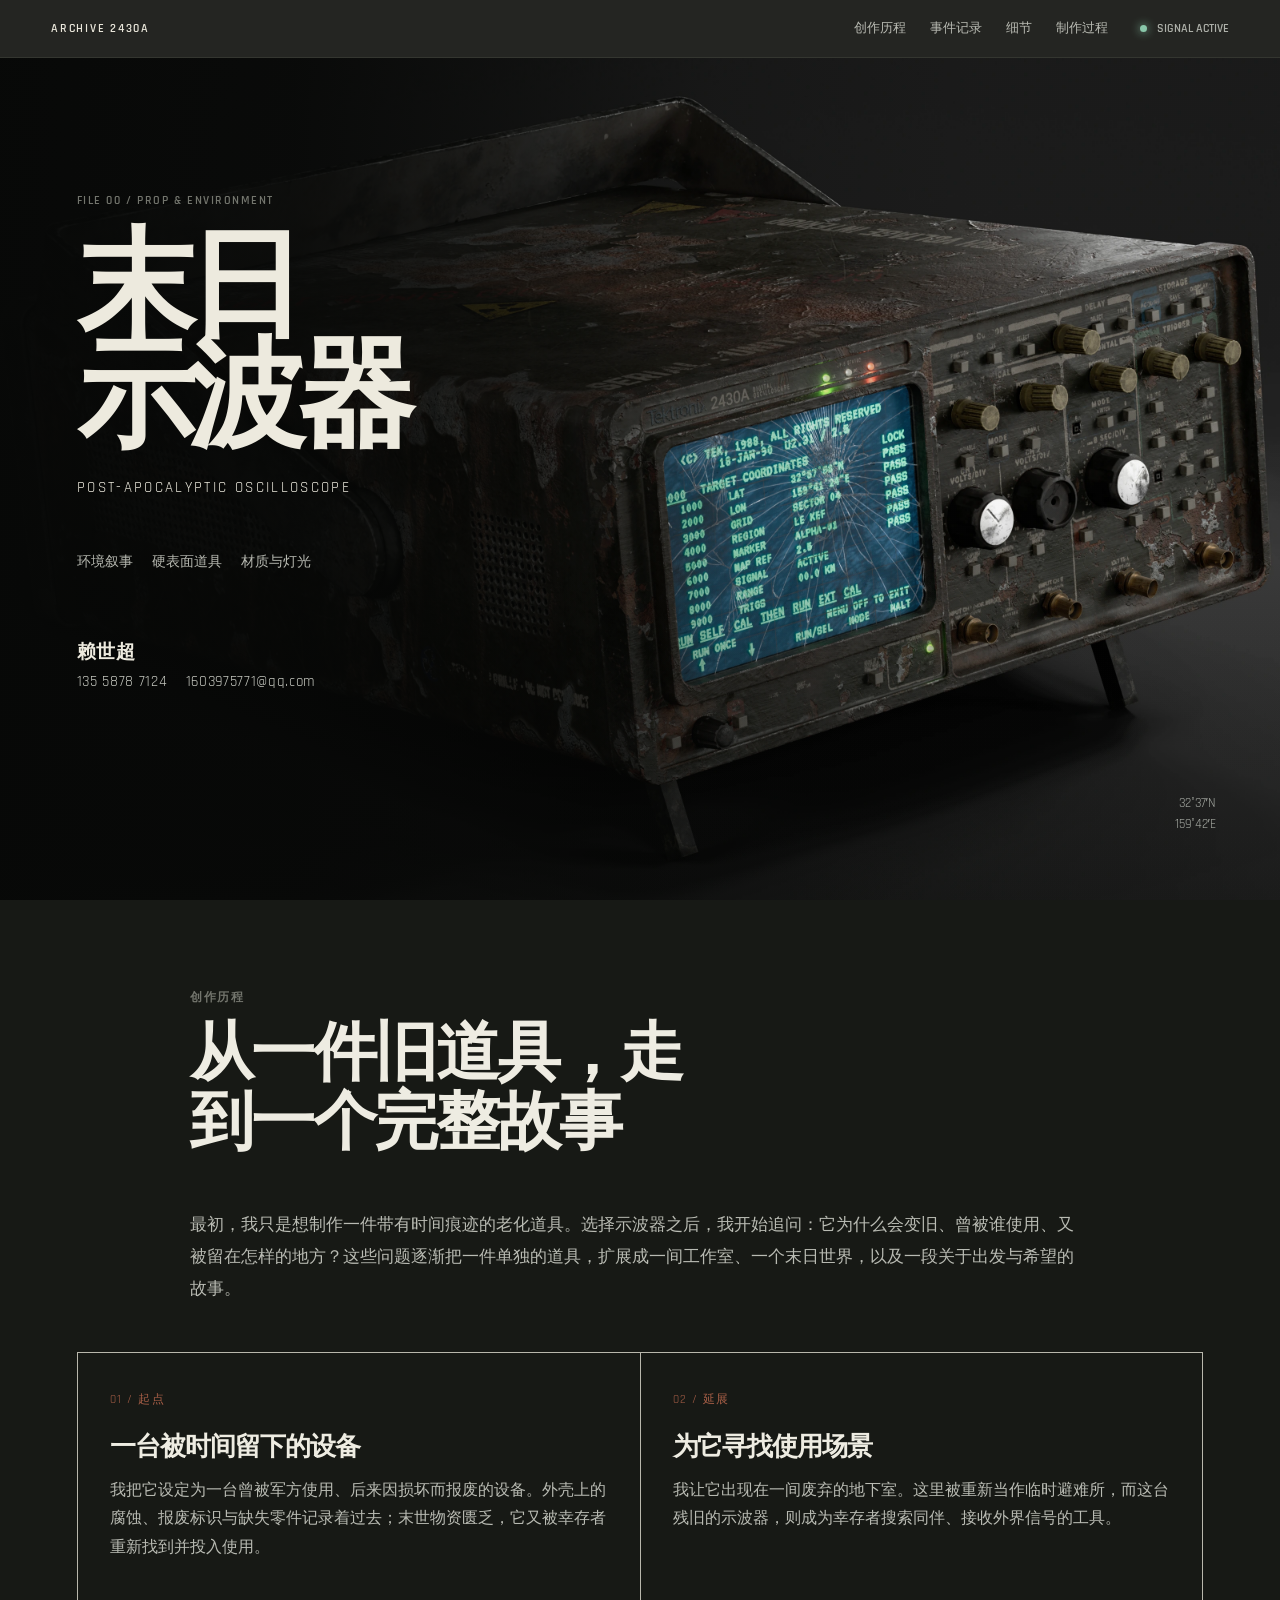
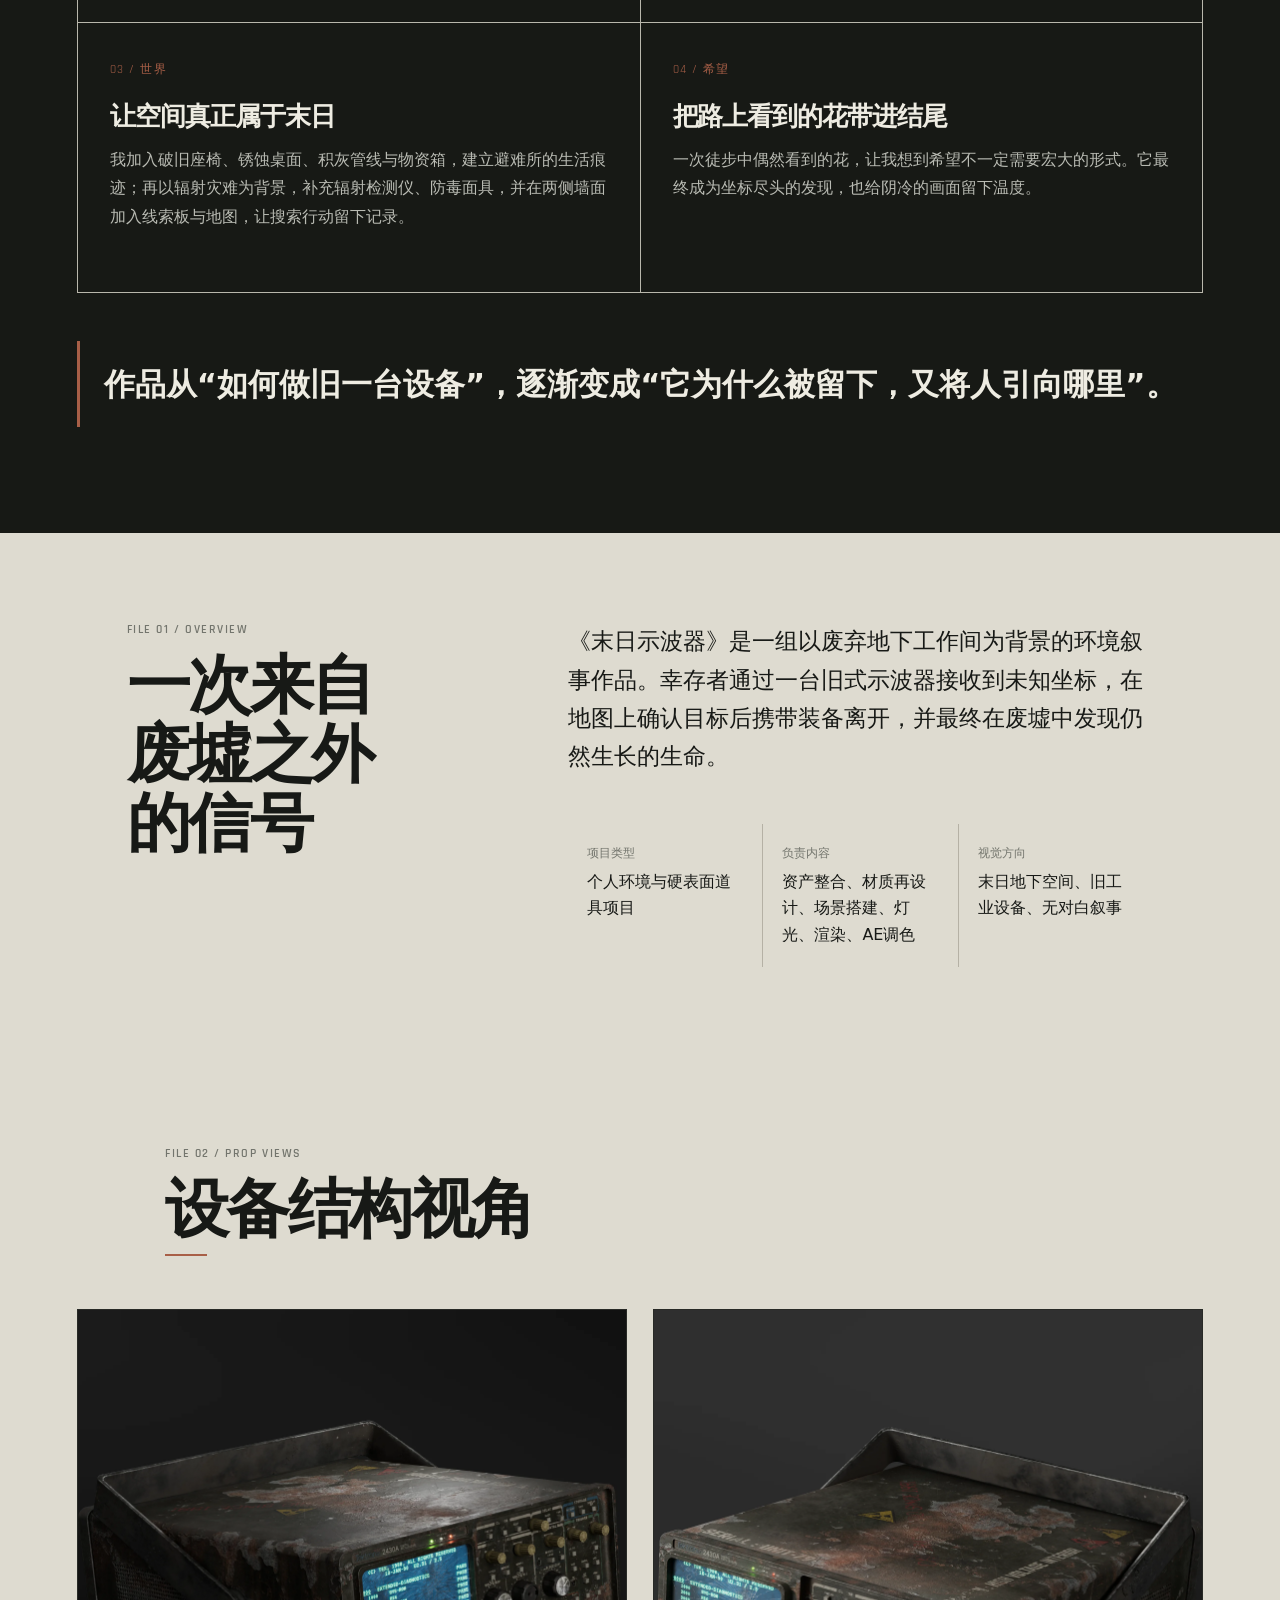
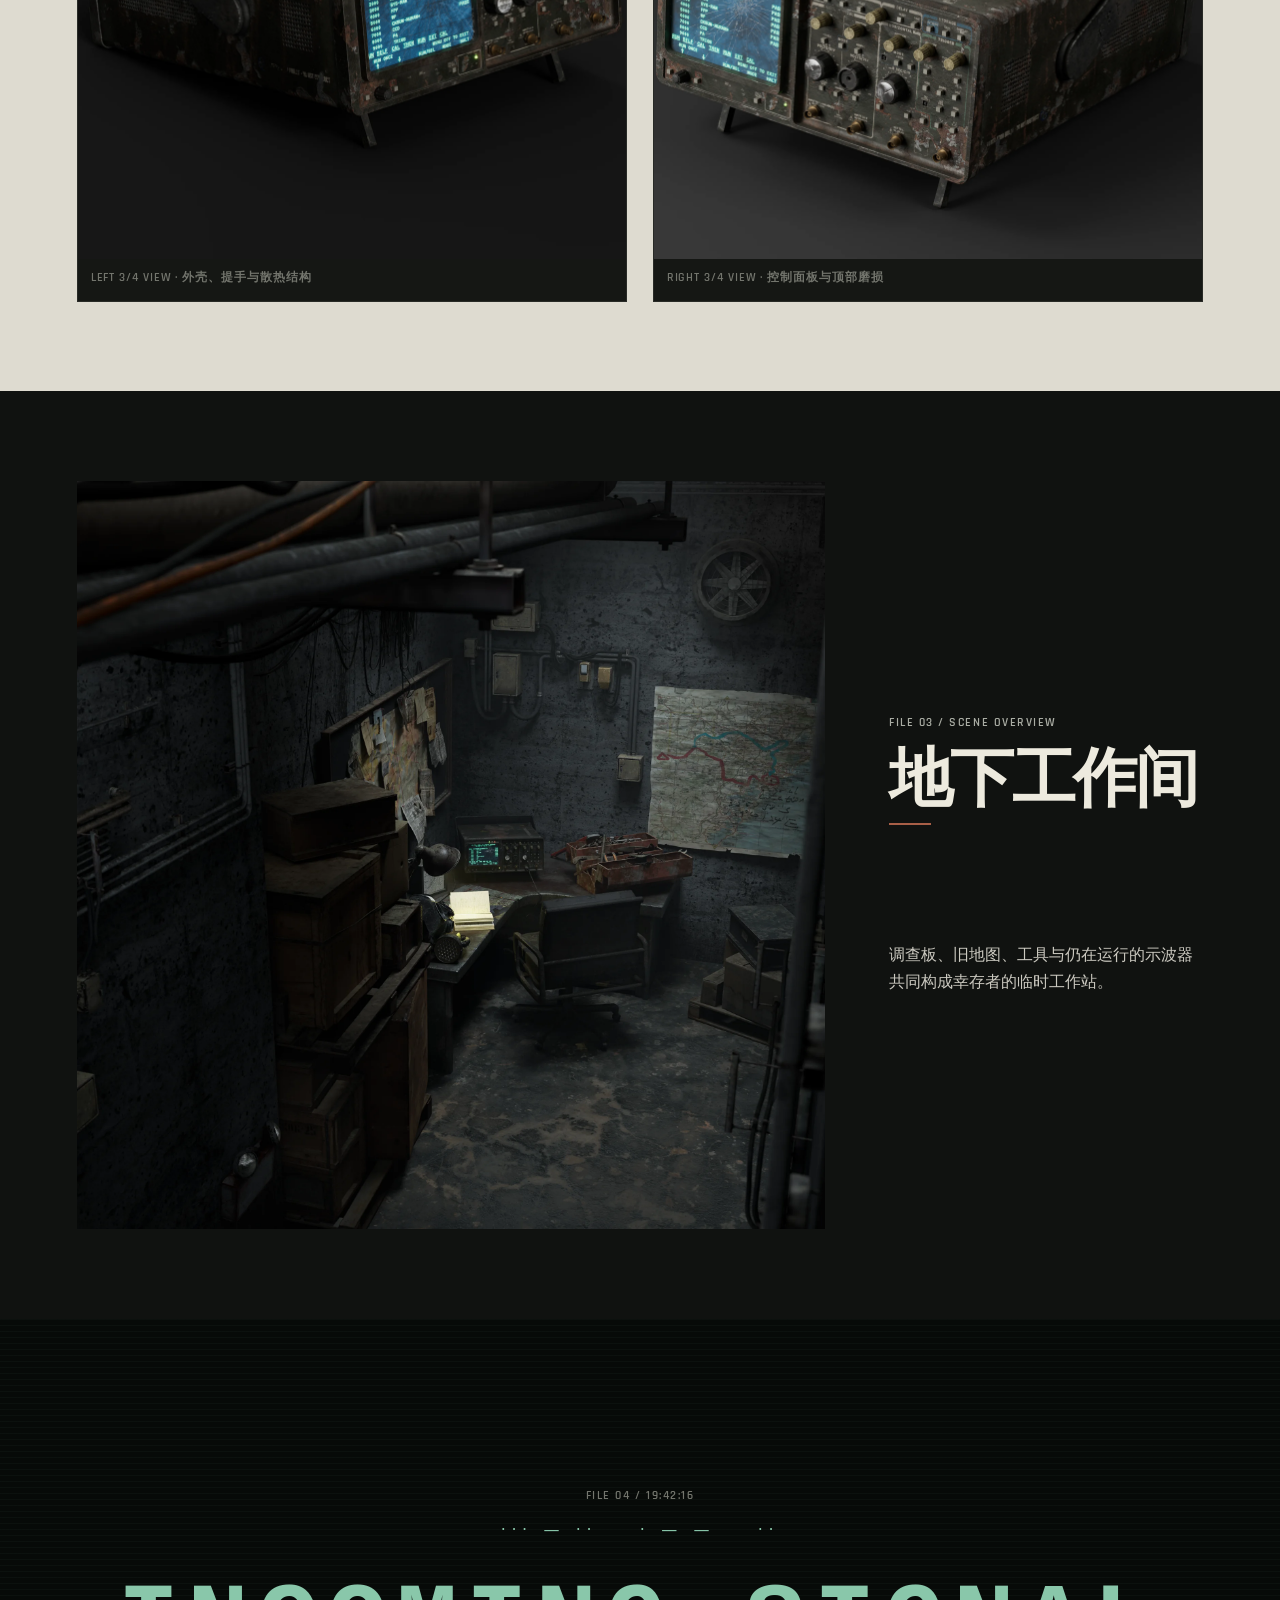
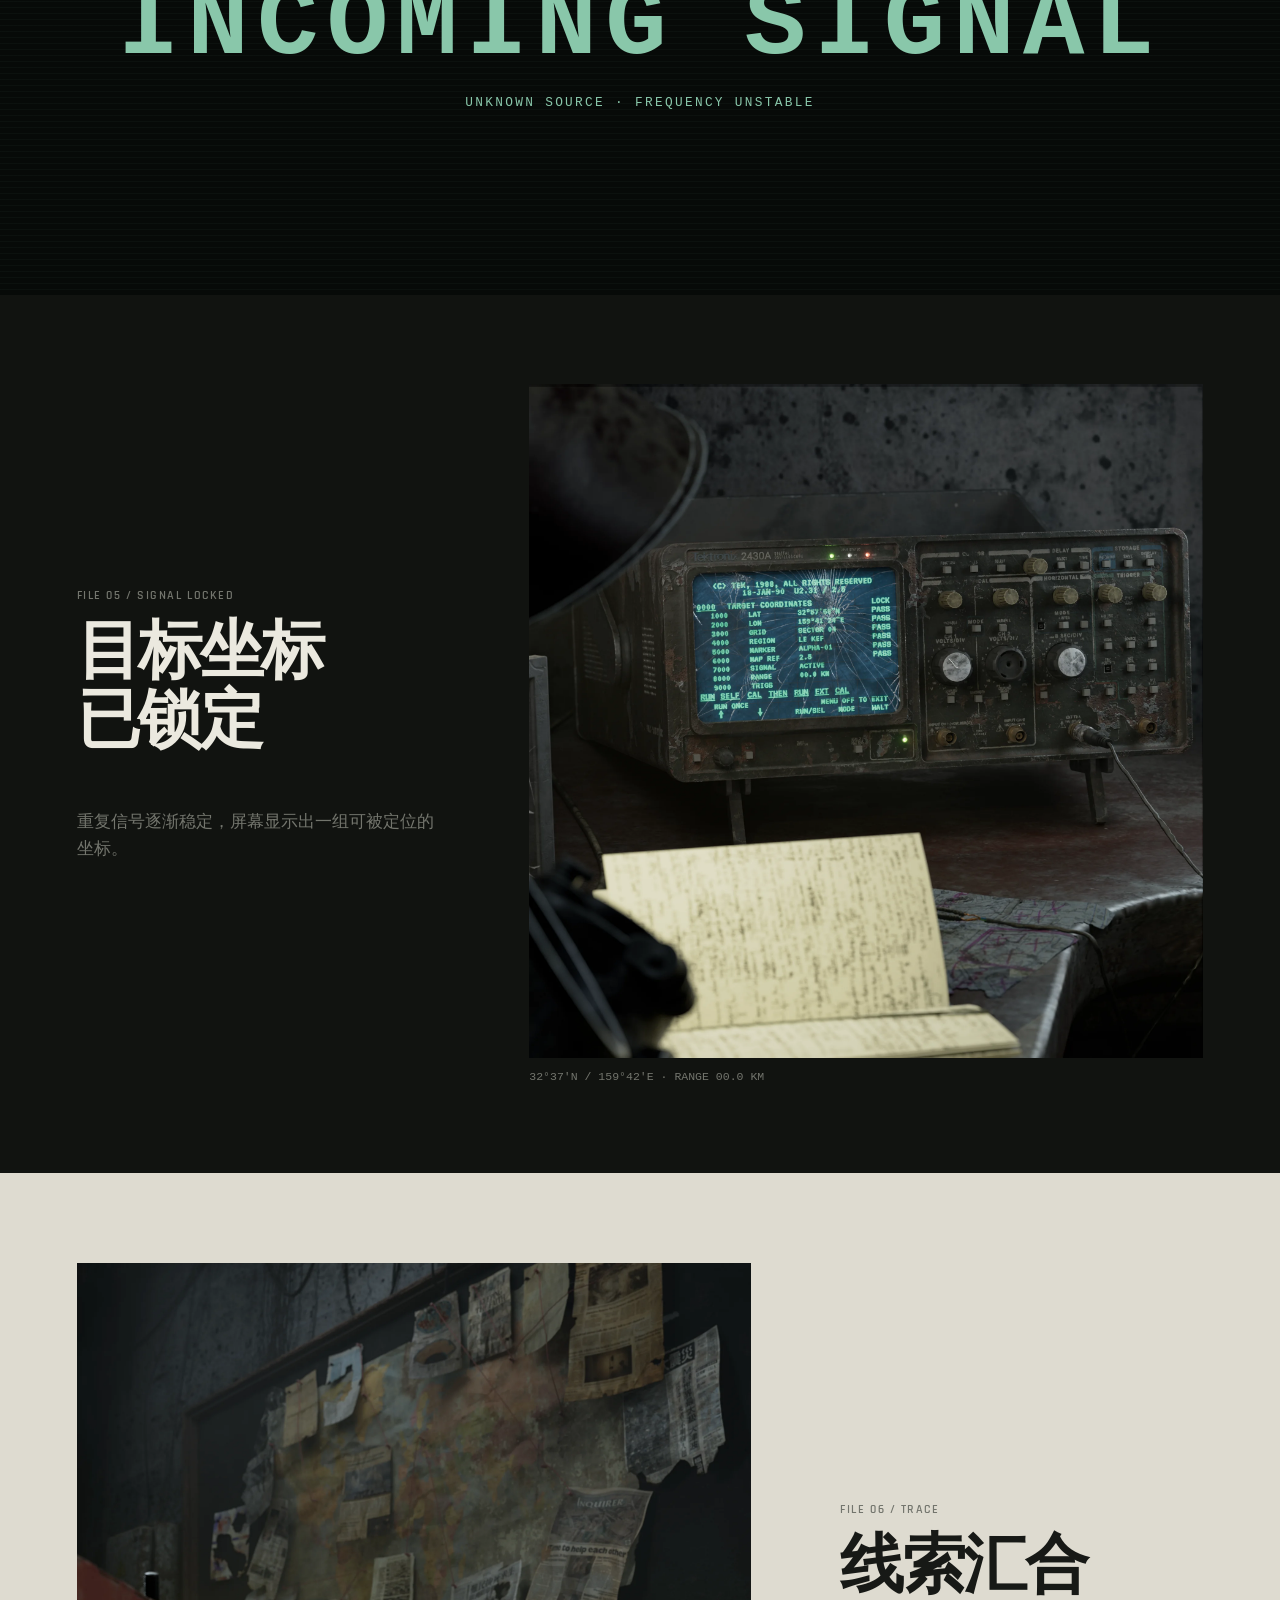
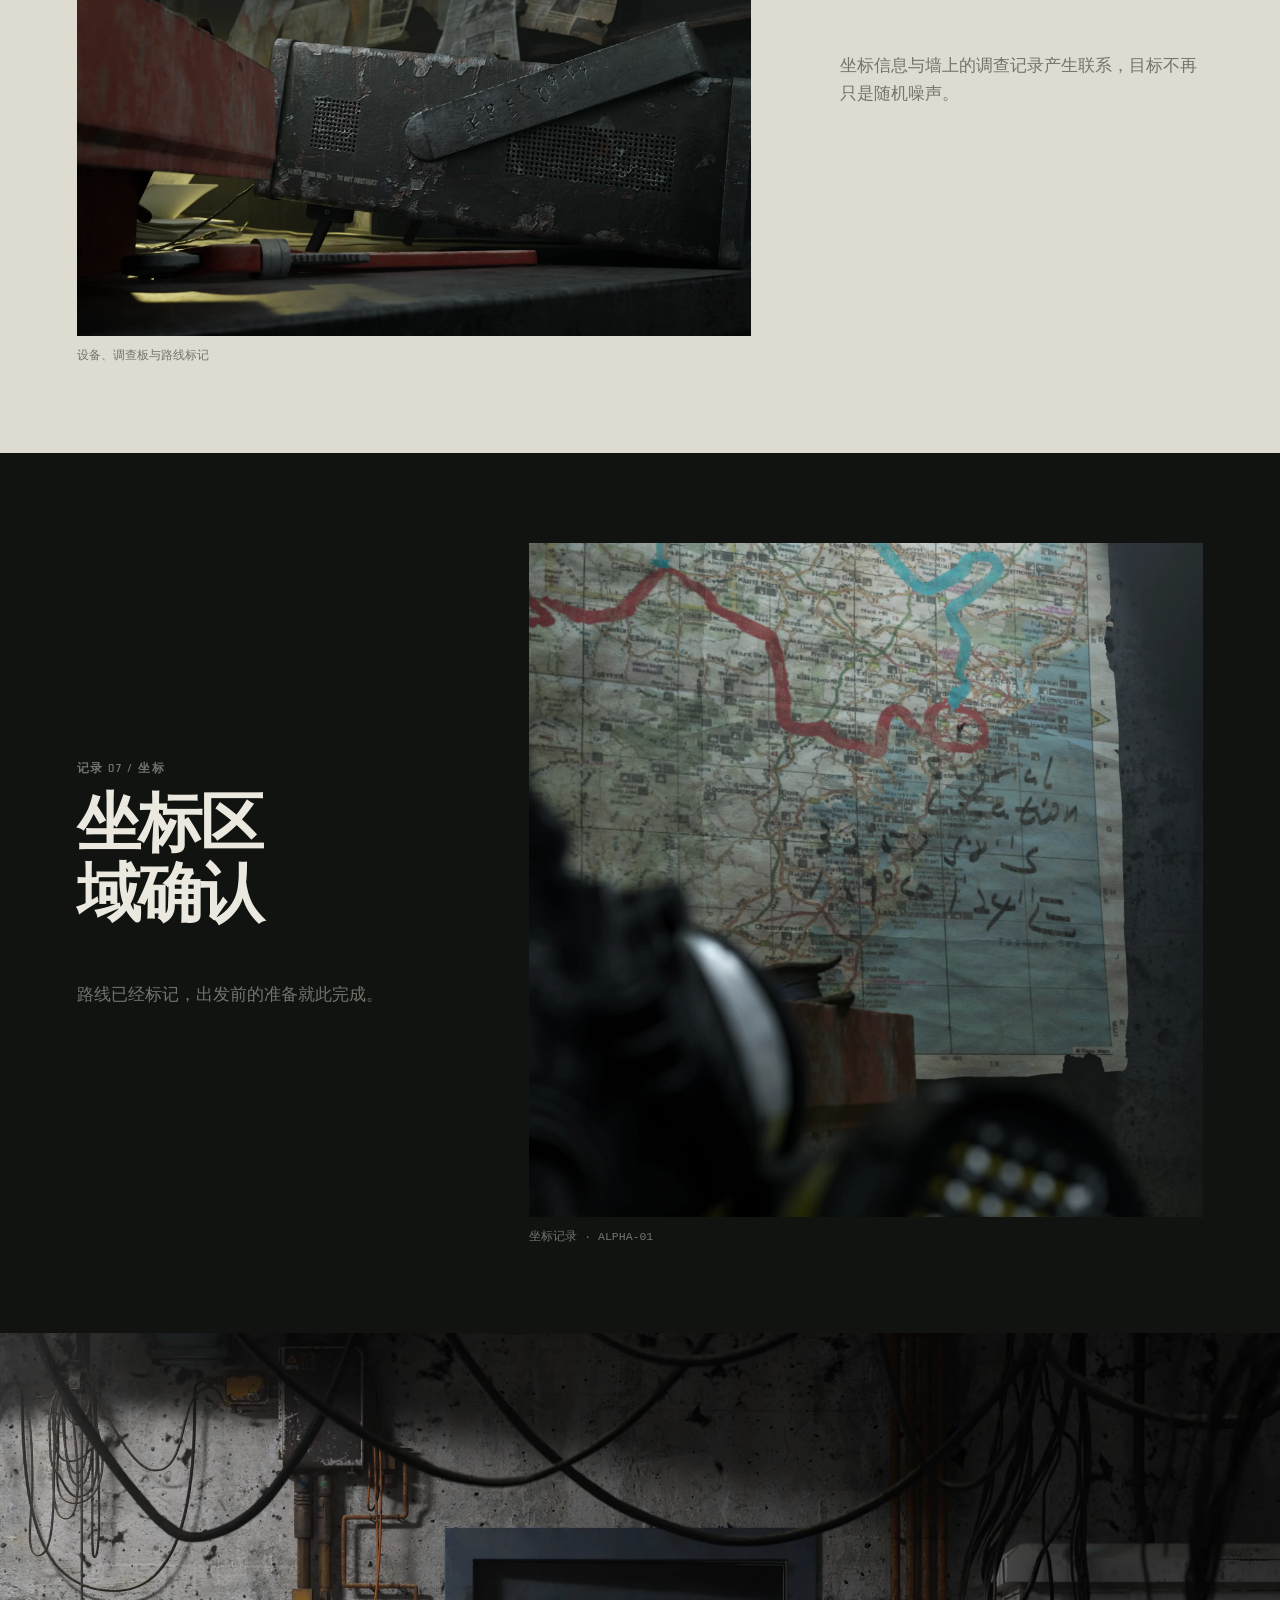
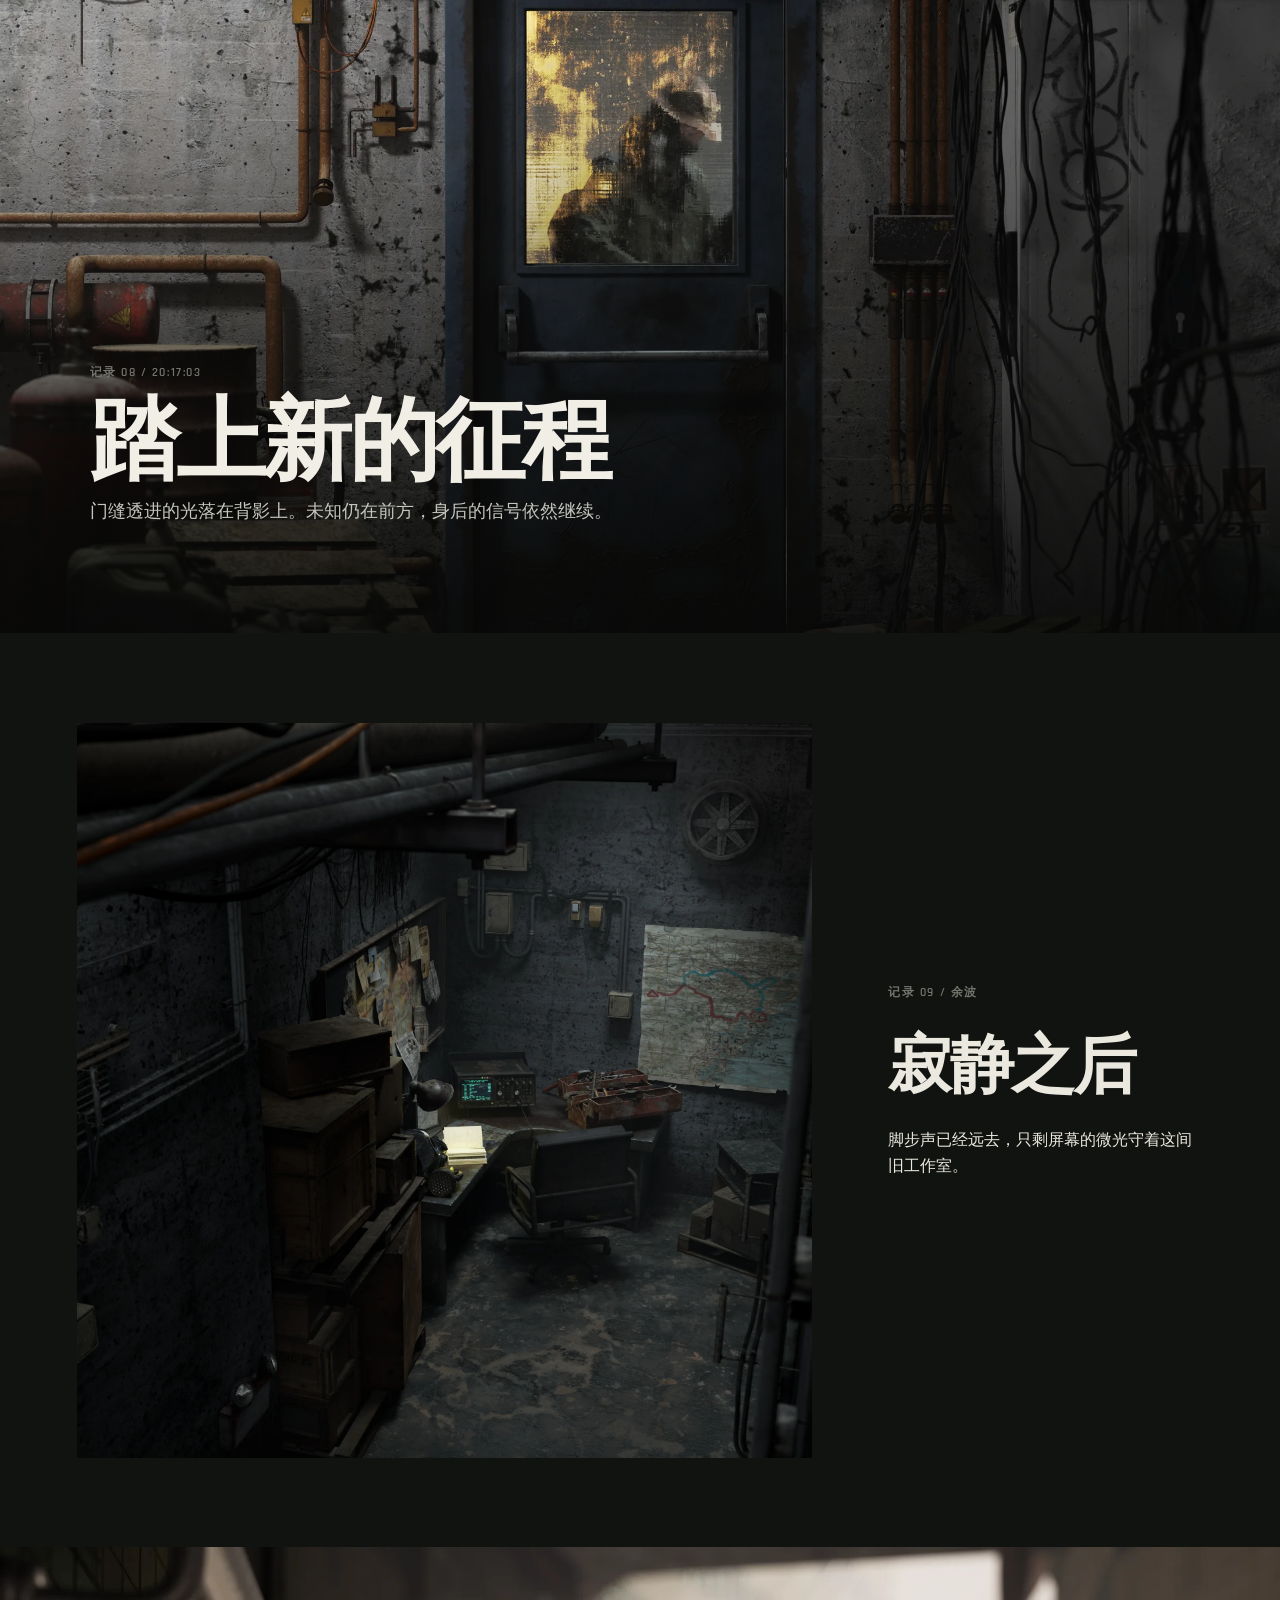
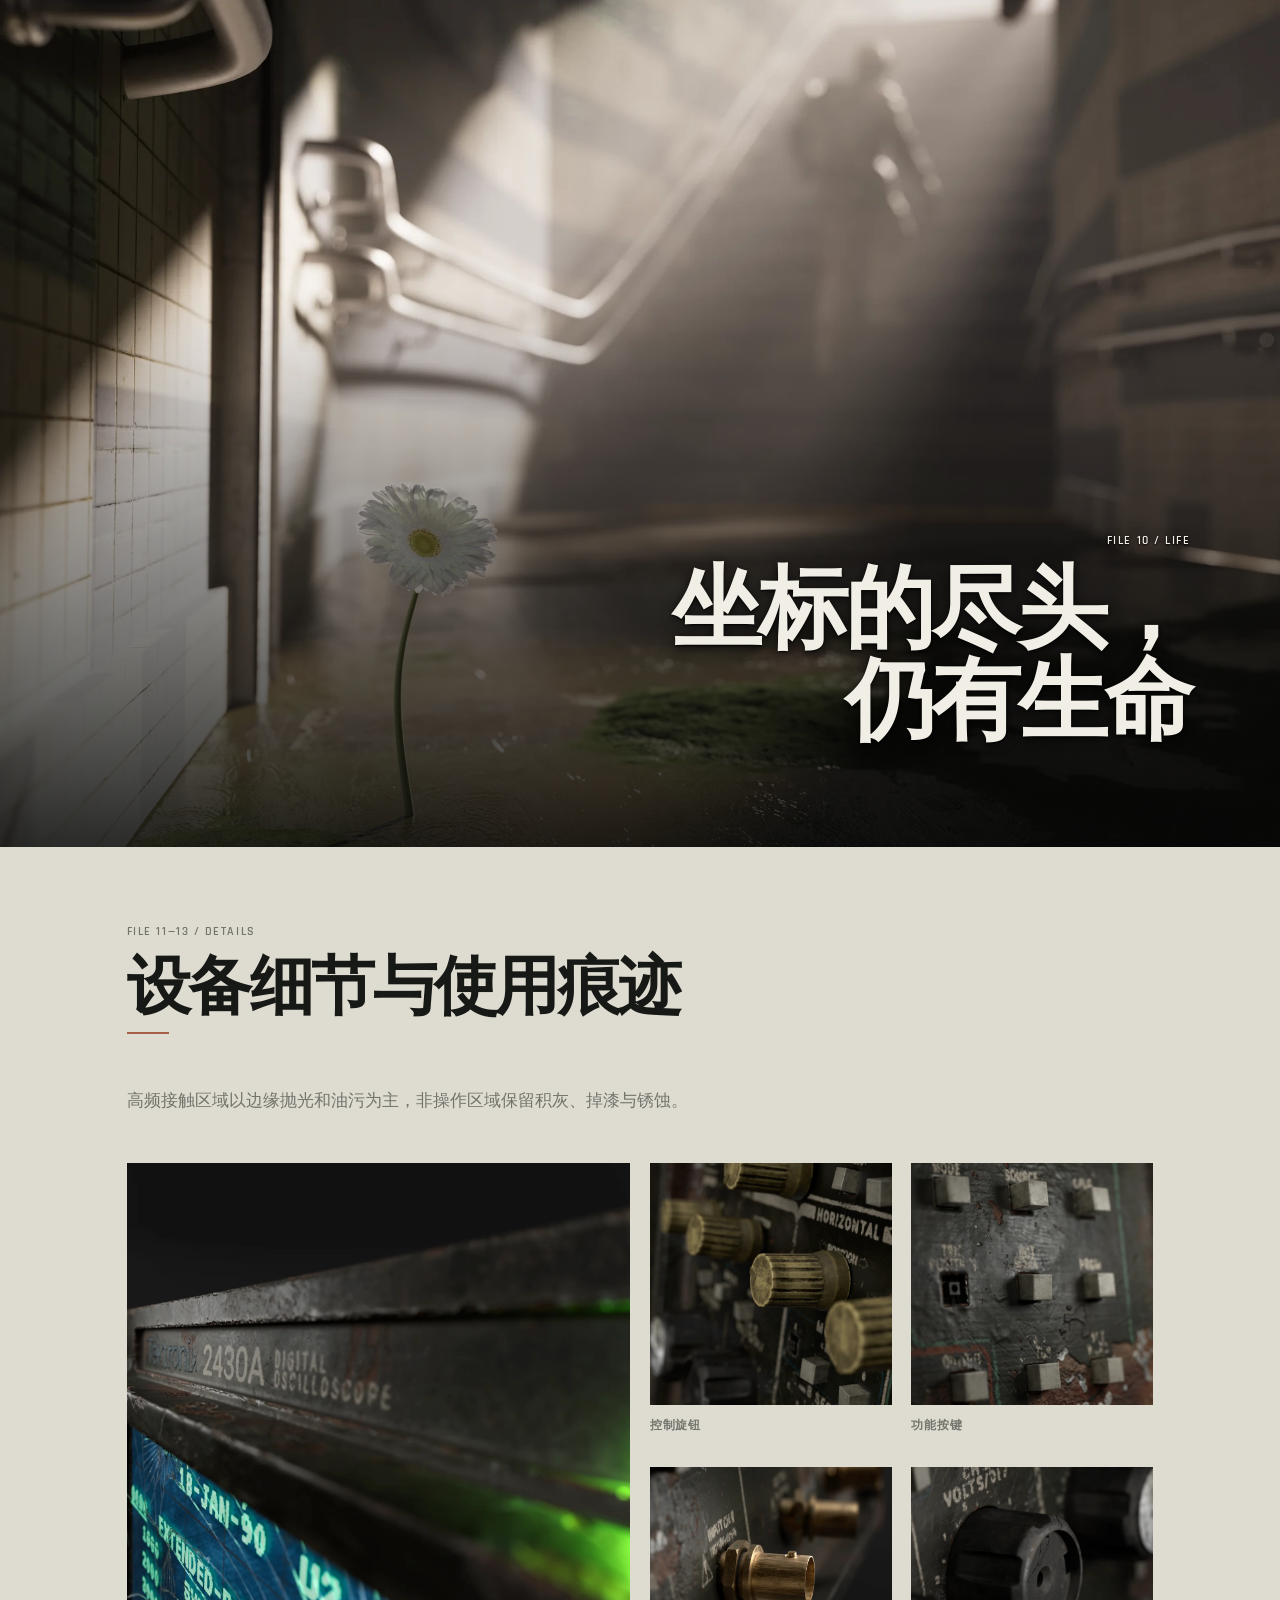
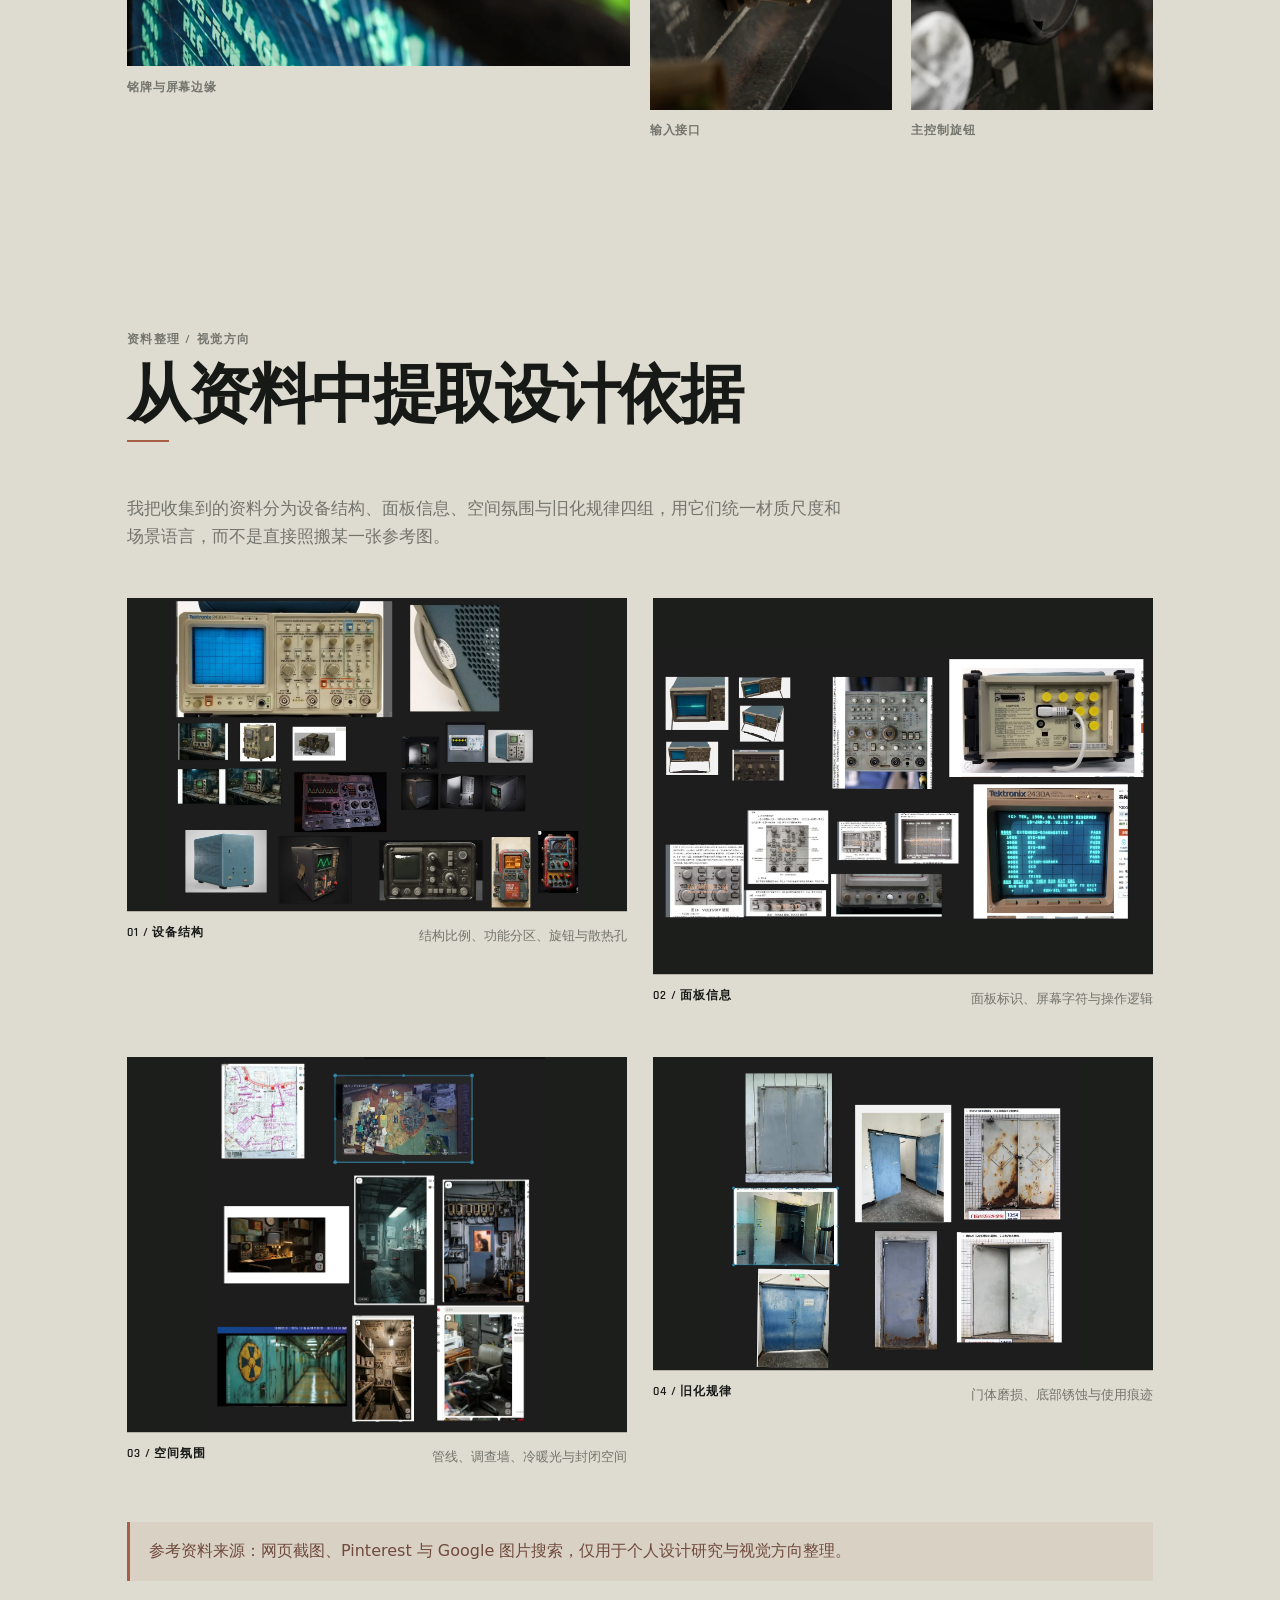
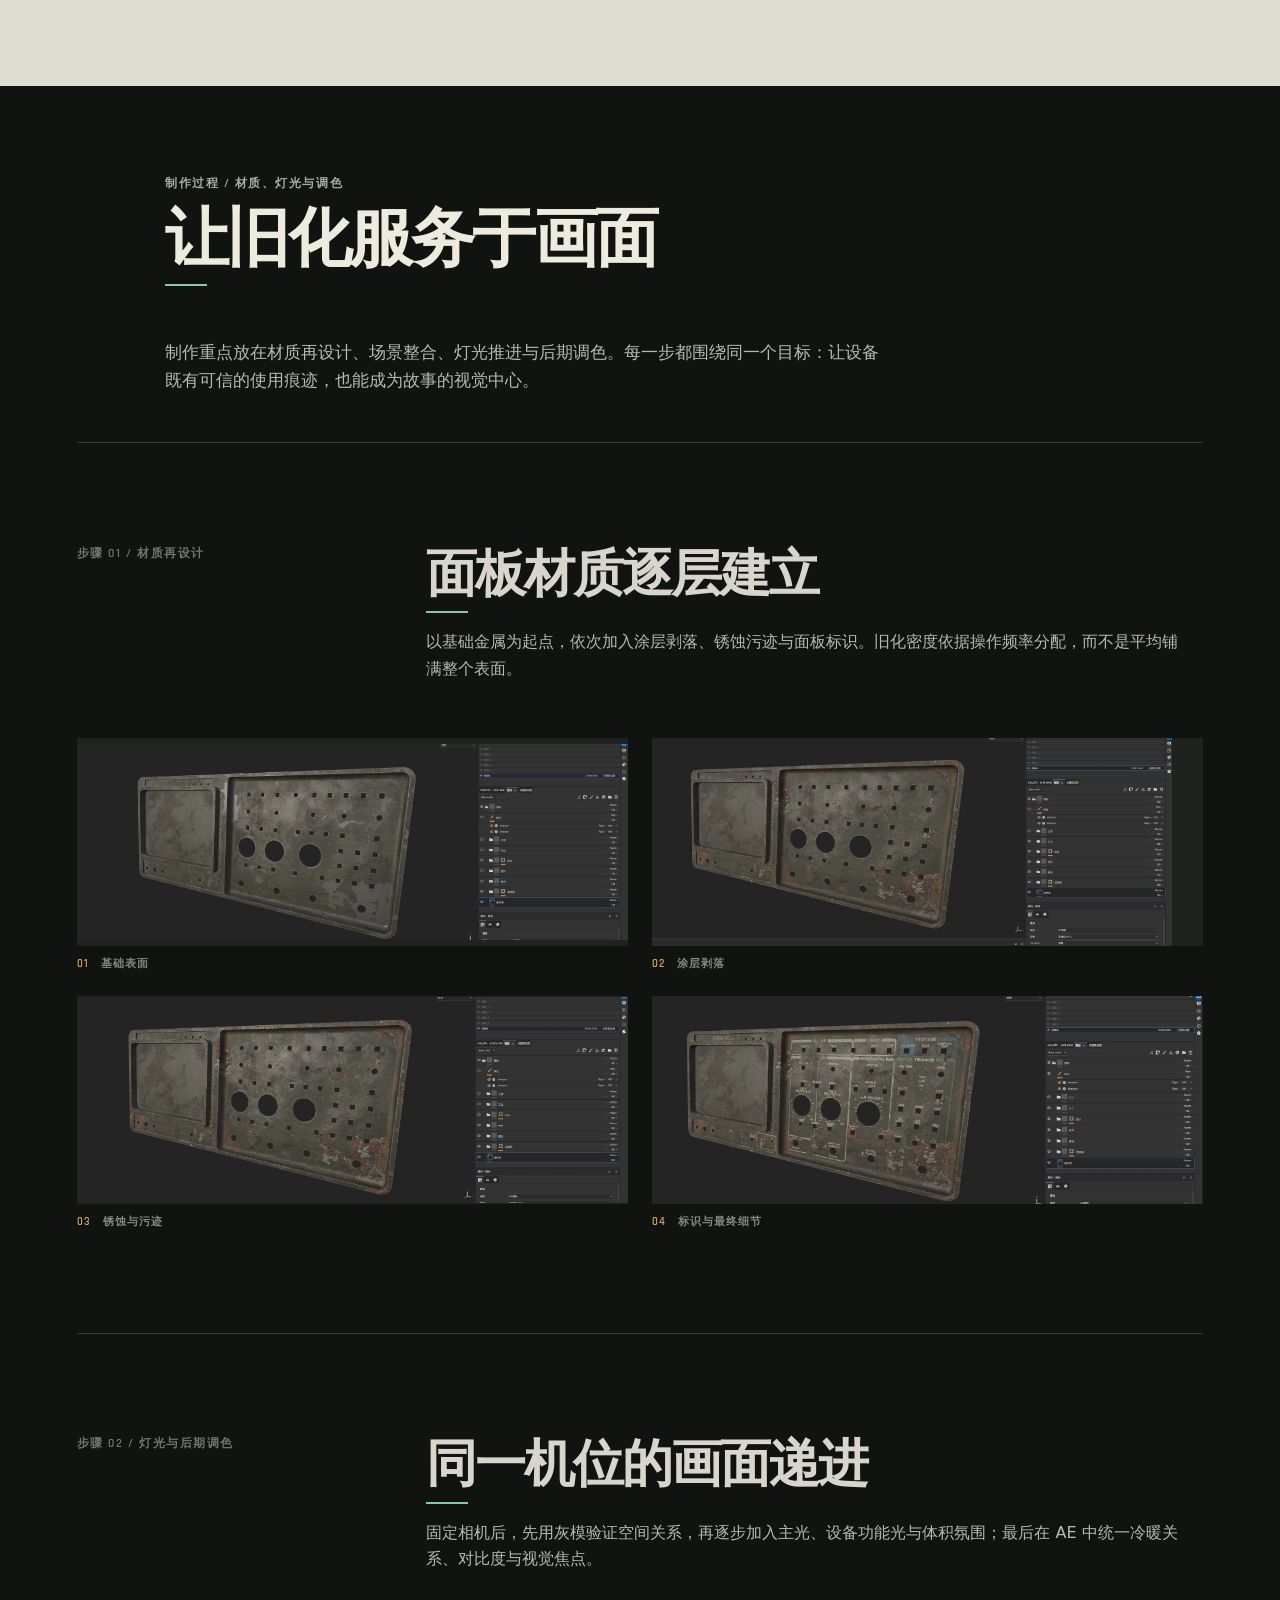
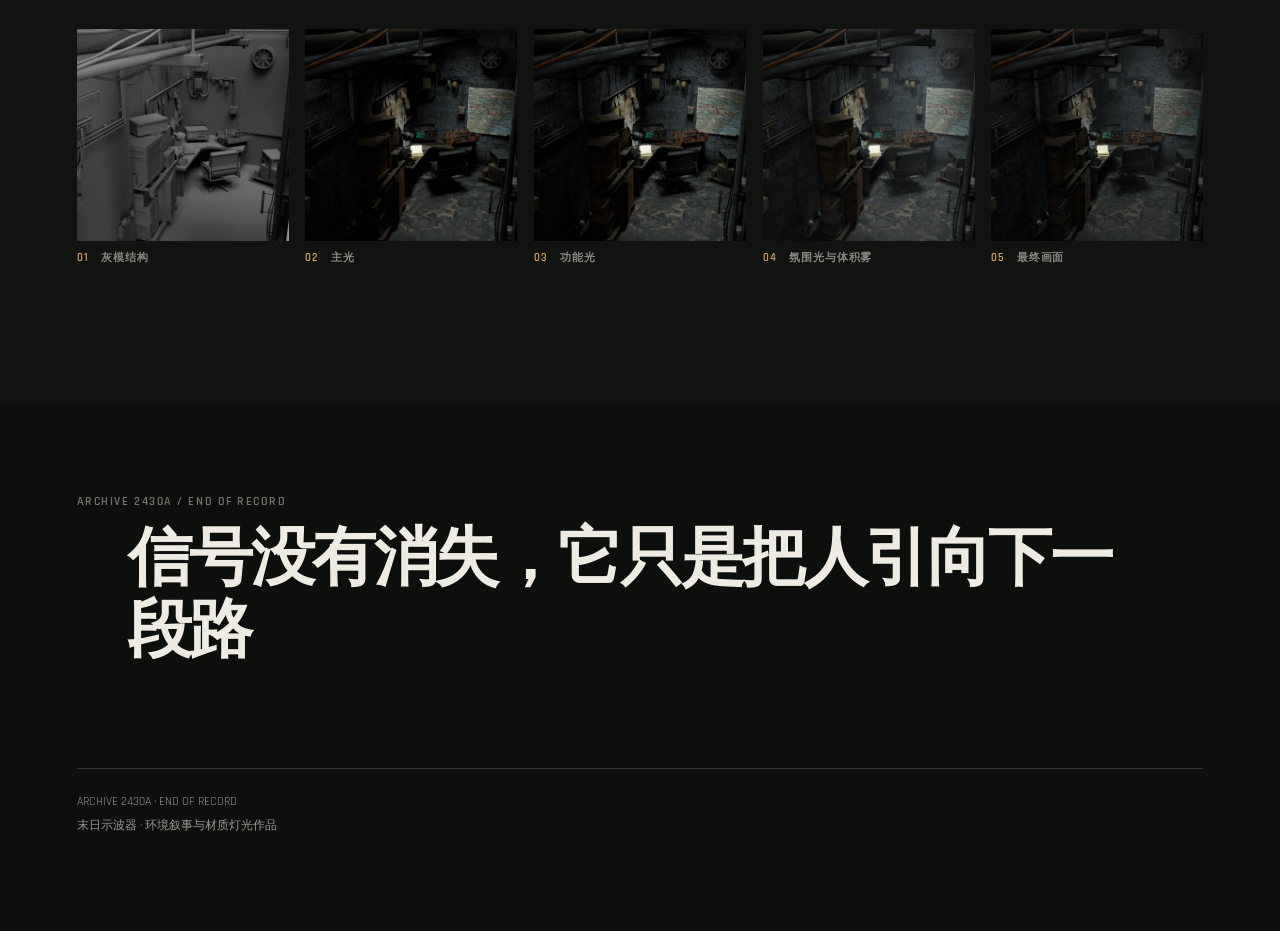
<file: projects/apocalypse-oscilloscope/index.html>
<!doctype html>
<html lang="zh-CN">
<head>
  <meta charset="utf-8">
  <meta name="viewport" content="width=device-width,initial-scale=1">
  <meta name="description" content="末日示波器：环境叙事、硬表面道具、材质与灯光作品集。">
  <title>末日示波器｜作品集</title>
  <link rel="icon" type="image/svg+xml" href="data:image/svg+xml,%3Csvg xmlns='http://www.w3.org/2000/svg' viewBox='0 0 64 64'%3E%3Crect width='64' height='64' rx='8' fill='%2310110f'/%3E%3Cpath d='M8 34h10l5-14 8 29 7-21 5 9h13' fill='none' stroke='%238bc8ad' stroke-width='4' stroke-linejoin='round'/%3E%3C/svg%3E">
  <link rel="stylesheet" href="styles.css">
</head>
<body>
  <a class="skip" href="#main">跳到主要内容</a>
  <header class="topbar">
    <a class="brand" href="#cover" aria-label="返回顶部">ARCHIVE 2430A</a>
    <nav aria-label="作品集导航">
      <a href="#log">创作历程</a>
      <a href="#story">事件记录</a>
      <a href="#details">细节</a>
      <a href="#process">制作过程</a>
    </nav>
    <span class="status"><i></i> SIGNAL ACTIVE</span>
  </header>

  <main id="main">
    <section class="cover" id="cover" aria-labelledby="cover-title">
      <img src="assets/hero-selected.webp" alt="末日示波器英雄视角" fetchpriority="high" data-full="assets/hq-hero-selected.png">
      <div class="cover-copy">
        <p class="eyebrow">FILE 00 / PROP &amp; ENVIRONMENT</p>
        <h1 id="cover-title">末日<br>示波器</h1>
        <p class="en">POST-APOCALYPTIC OSCILLOSCOPE</p>
        <div class="cover-meta">
          <span>环境叙事</span><span>硬表面道具</span><span>材质与灯光</span>
        </div>
        <address class="cover-contact">
          <strong>赖世超</strong>
          <a href="tel:13558787124">135 5878 7124</a>
          <a href="mailto:1603975771@qq.com">1603975771@qq.com</a>
        </address>
      </div>
      <div class="coordinates">32°37′N<br>159°42′E</div>
    </section>

    <section class="final-log section-pad" id="log" aria-labelledby="log-title">
      <header><p class="file">创作历程</p><h2 id="log-title">从一件旧道具，走到一个完整故事</h2></header>
      <p class="journey-intro">最初，我只是想制作一件带有时间痕迹的老化道具。选择示波器之后，我开始追问：它为什么会变旧、曾被谁使用、又被留在怎样的地方？这些问题逐渐把一件单独的道具，扩展成一间工作室、一个末日世界，以及一段关于出发与希望的故事。</p>
      <div class="journey-grid">
        <article><span>01 / 起点</span><h3>一台被时间留下的设备</h3><p>我把它设定为一台曾被军方使用、后来因损坏而报废的设备。外壳上的腐蚀、报废标识与缺失零件记录着过去；末世物资匮乏，它又被幸存者重新找到并投入使用。</p></article>
        <article><span>02 / 延展</span><h3>为它寻找使用场景</h3><p>我让它出现在一间废弃的地下室。这里被重新当作临时避难所，而这台残旧的示波器，则成为幸存者搜索同伴、接收外界信号的工具。</p></article>
        <article><span>03 / 世界</span><h3>让空间真正属于末日</h3><p>我加入破旧座椅、锈蚀桌面、积灰管线与物资箱，建立避难所的生活痕迹；再以辐射灾难为背景，补充辐射检测仪、防毒面具，并在两侧墙面加入线索板与地图，让搜索行动留下记录。</p></article>
        <article><span>04 / 希望</span><h3>把路上看到的花带进结尾</h3><p>一次徒步中偶然看到的花，让我想到希望不一定需要宏大的形式。它最终成为坐标尽头的发现，也给阴冷的画面留下温度。</p></article>
      </div>
      <blockquote>作品从“如何做旧一台设备”，逐渐变成“它为什么被留下，又将人引向哪里”。</blockquote>
    </section>

    <section class="intro section-pad" aria-labelledby="intro-title">
      <div>
        <p class="file">FILE 01 / OVERVIEW</p>
        <h2 id="intro-title">一次来自废墟之外的信号</h2>
      </div>
      <div class="intro-copy">
        <p>《末日示波器》是一组以废弃地下工作间为背景的环境叙事作品。幸存者通过一台旧式示波器接收到未知坐标，在地图上确认目标后携带装备离开，并最终在废墟中发现仍然生长的生命。</p>
        <dl>
          <div><dt>项目类型</dt><dd>个人环境与硬表面道具项目</dd></div>
          <div><dt>负责内容</dt><dd>资产整合、材质再设计、场景搭建、灯光、渲染、AE调色</dd></div>
          <div><dt>视觉方向</dt><dd>末日地下空间、旧工业设备、无对白叙事</dd></div>
        </dl>
      </div>
    </section>

    <section class="prop-views section-pad" aria-labelledby="views-title">
      <header class="section-heading">
        <p class="file">FILE 02 / PROP VIEWS</p>
        <h2 id="views-title">设备结构视角</h2>
      </header>
      <div class="view-grid">
        <figure><img src="assets/hero-left.webp" alt="设备左侧结构视角" loading="lazy" data-full="assets/hero-left.webp"><figcaption>LEFT 3/4 VIEW · 外壳、提手与散热结构</figcaption></figure>
        <figure><img src="assets/hero-right.webp" alt="设备右侧结构视角" loading="lazy" data-full="assets/hq-hero-right.png"><figcaption>RIGHT 3/4 VIEW · 控制面板与顶部磨损</figcaption></figure>
      </div>
    </section>

    <section class="scene section-pad" aria-labelledby="scene-title">
      <header class="section-heading light">
        <p class="file">FILE 03 / SCENE OVERVIEW</p>
        <h2 id="scene-title">地下工作间</h2>
      </header>
      <img src="assets/room.webp" alt="末日地下工作间全景" loading="lazy" data-full="assets/hq-room.png">
      <p class="scene-note">调查板、旧地图、工具与仍在运行的示波器共同构成幸存者的临时工作站。</p>
    </section>

    <section class="signal" id="story" aria-labelledby="signal-title">
      <div class="scanline" aria-hidden="true"></div>
      <p class="file">FILE 04 / 19:42:16</p>
      <p class="morse">··· — ·· &nbsp;&nbsp; · — — &nbsp;&nbsp; ··</p>
      <h2 id="signal-title">INCOMING SIGNAL</h2>
      <p>UNKNOWN SOURCE · FREQUENCY UNSTABLE</p>
    </section>

    <section class="story-frame section-pad dark-section">
      <div class="story-copy"><p class="file">FILE 05 / SIGNAL LOCKED</p><h2>目标坐标已锁定</h2><p>重复信号逐渐稳定，屏幕显示出一组可被定位的坐标。</p></div>
      <figure><img src="assets/signal-lock.webp" alt="屏幕锁定坐标的示波器" loading="lazy" data-full="assets/hq-signal-lock.png"><figcaption>32°37′N / 159°42′E · RANGE 00.0 KM</figcaption></figure>
    </section>

    <section class="story-frame reverse section-pad">
      <div class="story-copy"><p class="file">FILE 06 / TRACE</p><h2>线索汇合</h2><p>坐标信息与墙上的调查记录产生联系，目标不再只是随机噪声。</p></div>
      <figure><img src="assets/evidence-wall.webp" alt="设备侧后方与线索墙" loading="lazy" data-full="assets/hq-evidence-wall.png"><figcaption>设备、调查板与路线标记</figcaption></figure>
    </section>

    <section class="story-frame section-pad dark-section">
      <div class="story-copy"><p class="file">记录 07 / 坐标</p><h2>坐标区域确认</h2><p>路线已经标记，出发前的准备就此完成。</p></div>
      <figure><img src="assets/map.webp" alt="标注目标位置的地图" loading="lazy" data-full="assets/hq-map.png"><figcaption>坐标记录 · ALPHA-01</figcaption></figure>
    </section>

    <section class="departure">
      <img src="assets/door.webp" alt="人物站在打开的门前准备离开" loading="lazy" data-full="assets/hq-door.png">
      <div><p class="file">记录 08 / 20:17:03</p><h2>踏上新的征程</h2><p>门缝透进的光落在背影上。未知仍在前方，身后的信号依然继续。</p></div>
    </section>

    <section class="quiet section-pad dark-section">
      <figure><img src="assets/room.webp" alt="人物离开后的空房间" loading="lazy" data-full="assets/hq-room.png"></figure>
      <div><p class="file">记录 09 / 余波</p><h2>寂静之后</h2><p>脚步声已经远去，只剩屏幕的微光守着这间旧工作室。</p></div>
    </section>

    <section class="life" id="life">
      <img src="assets/flower.webp" alt="废弃空间中生长的白色花朵" loading="lazy" data-full="assets/hq-flower.png">
      <div><p class="file">FILE 10 / LIFE</p><h2>坐标的尽头，<br>仍有生命</h2></div>
    </section>

    <section class="details section-pad" id="details" aria-labelledby="details-title">
      <header class="section-heading"><p class="file">FILE 11—13 / DETAILS</p><h2 id="details-title">设备细节与使用痕迹</h2><p>高频接触区域以边缘抛光和油污为主，非操作区域保留积灰、掉漆与锈蚀。</p></header>
      <div class="detail-grid">
        <figure class="wide"><img src="assets/plate.webp" alt="设备铭牌与屏幕边缘细节" loading="lazy" data-full="assets/hq-plate.png"><figcaption>铭牌与屏幕边缘</figcaption></figure>
        <figure><img src="assets/small-knob.webp" alt="小旋钮材质细节" loading="lazy" data-full="assets/hq-small-knob.png"><figcaption>控制旋钮</figcaption></figure>
        <figure><img src="assets/buttons.webp" alt="功能按键细节" loading="lazy" data-full="assets/hq-buttons.png"><figcaption>功能按键</figcaption></figure>
        <figure><img src="assets/port.webp" alt="设备插口细节" loading="lazy" data-full="assets/hq-port.png"><figcaption>输入接口</figcaption></figure>
        <figure><img src="assets/knob.webp" alt="主旋钮细节" loading="lazy" data-full="assets/hq-knob.png"><figcaption>主控制旋钮</figcaption></figure>
      </div>
    </section>

    <section class="research section-pad" aria-labelledby="research-title">
      <header class="section-heading"><p class="file">资料整理 / 视觉方向</p><h2 id="research-title">从资料中提取设计依据</h2><p>我把收集到的资料分为设备结构、面板信息、空间氛围与旧化规律四组，用它们统一材质尺度和场景语言，而不是直接照搬某一张参考图。</p></header>
      <div class="reference-board">
        <figure class="reference-wide"><img src="assets/research-device.webp" alt="示波器设备与旧化方向参考板" loading="lazy" data-full="assets/hq-research-device.png"><figcaption><b>01 / 设备结构</b><span>结构比例、功能分区、旋钮与散热孔</span></figcaption></figure>
        <figure><img src="assets/research-interface.webp" alt="示波器面板文字与屏幕信息参考板" loading="lazy" data-full="assets/hq-research-interface.png"><figcaption><b>02 / 面板信息</b><span>面板标识、屏幕字符与操作逻辑</span></figcaption></figure>
        <figure><img src="assets/research-space.webp" alt="地下工作间空间氛围参考板" loading="lazy" data-full="assets/hq-research-space.png"><figcaption><b>03 / 空间氛围</b><span>管线、调查墙、冷暖光与封闭空间</span></figcaption></figure>
        <figure class="reference-wide"><img src="assets/research-door.webp" alt="旧工业门和锈蚀分布参考板" loading="lazy" data-full="assets/hq-research-door.png"><figcaption><b>04 / 旧化规律</b><span>门体磨损、底部锈蚀与使用痕迹</span></figcaption></figure>
      </div>
      <p class="source-warning">参考资料来源：网页截图、Pinterest 与 Google 图片搜索，仅用于个人设计研究与视觉方向整理。</p>
    </section>

    <section class="process section-pad dark-section" id="process" aria-labelledby="process-title">
      <header class="section-heading light"><p class="file">制作过程 / 材质、灯光与调色</p><h2 id="process-title">让旧化服务于画面</h2><p>制作重点放在材质再设计、场景整合、灯光推进与后期调色。每一步都围绕同一个目标：让设备既有可信的使用痕迹，也能成为故事的视觉中心。</p></header>

      <article class="process-block">
        <div class="process-copy"><p class="file">步骤 01 / 材质再设计</p><h3>面板材质逐层建立</h3><p>以基础金属为起点，依次加入涂层剥落、锈蚀污迹与面板标识。旧化密度依据操作频率分配，而不是平均铺满整个表面。</p></div>
        <div class="sp-stages">
          <figure><img src="assets/sp-stage-01.webp" alt="面板基础表面与涂层阶段" loading="lazy" data-full="assets/hq-sp-stage-01.png"><figcaption><b>01</b> 基础表面</figcaption></figure>
          <figure><img src="assets/sp-stage-02.webp" alt="面板涂层剥落阶段" loading="lazy" data-full="assets/hq-sp-stage-02.png"><figcaption><b>02</b> 涂层剥落</figcaption></figure>
          <figure><img src="assets/sp-stage-03.webp" alt="面板锈蚀和污迹阶段" loading="lazy" data-full="assets/hq-sp-stage-03.png"><figcaption><b>03</b> 锈蚀与污迹</figcaption></figure>
          <figure><img src="assets/sp-stage-04.webp" alt="加入文字和最终细节后的面板材质" loading="lazy" data-full="assets/hq-sp-stage-04.png"><figcaption><b>04</b> 标识与最终细节</figcaption></figure>
        </div>
      </article>

      <article class="process-block">
        <div class="process-copy"><p class="file">步骤 02 / 灯光与后期调色</p><h3>同一机位的画面递进</h3><p>固定相机后，先用灰模验证空间关系，再逐步加入主光、设备功能光与体积氛围；最后在 AE 中统一冷暖关系、对比度与视觉焦点。</p></div>
        <div class="lighting-stages">
          <figure><img src="assets/light-00-clay.webp" alt="场景灰模结构" loading="lazy" data-full="assets/hq-light-00-clay.png"><figcaption><b>01</b> 灰模结构</figcaption></figure>
          <figure><img src="assets/light-01-key.webp" alt="场景主光阶段" loading="lazy" data-full="assets/hq-light-01-key.png"><figcaption><b>02</b> 主光</figcaption></figure>
          <figure><img src="assets/light-02-practical.webp" alt="加入屏幕和功能光的场景" loading="lazy" data-full="assets/hq-light-02-practical.png"><figcaption><b>03</b> 功能光</figcaption></figure>
          <figure><img src="assets/light-03-atmosphere.webp" alt="加入体积雾和氛围光的场景" loading="lazy" data-full="assets/hq-light-03-atmosphere.png"><figcaption><b>04</b> 氛围光与体积雾</figcaption></figure>
          <figure><img src="assets/room.webp" alt="完成材质灯光和调色后的最终场景" loading="lazy" data-full="assets/hq-room.png"><figcaption><b>05</b> 最终画面</figcaption></figure>
        </div>
      </article>

    </section>

    <section class="end-record section-pad" aria-label="作品结语">
      <p class="file">ARCHIVE 2430A / END OF RECORD</p>
      <p class="end-line">信号没有消失，它只是把人引向下一段路</p>
      <footer>
        <div><p>ARCHIVE 2430A · END OF RECORD</p><p>末日示波器 · 环境叙事与材质灯光作品</p></div>
      </footer>
    </section>
  </main>
  <script src="script.js"></script>
<script src="../../assets/hq-viewer.js" defer></script>
</body>
</html>
</file>
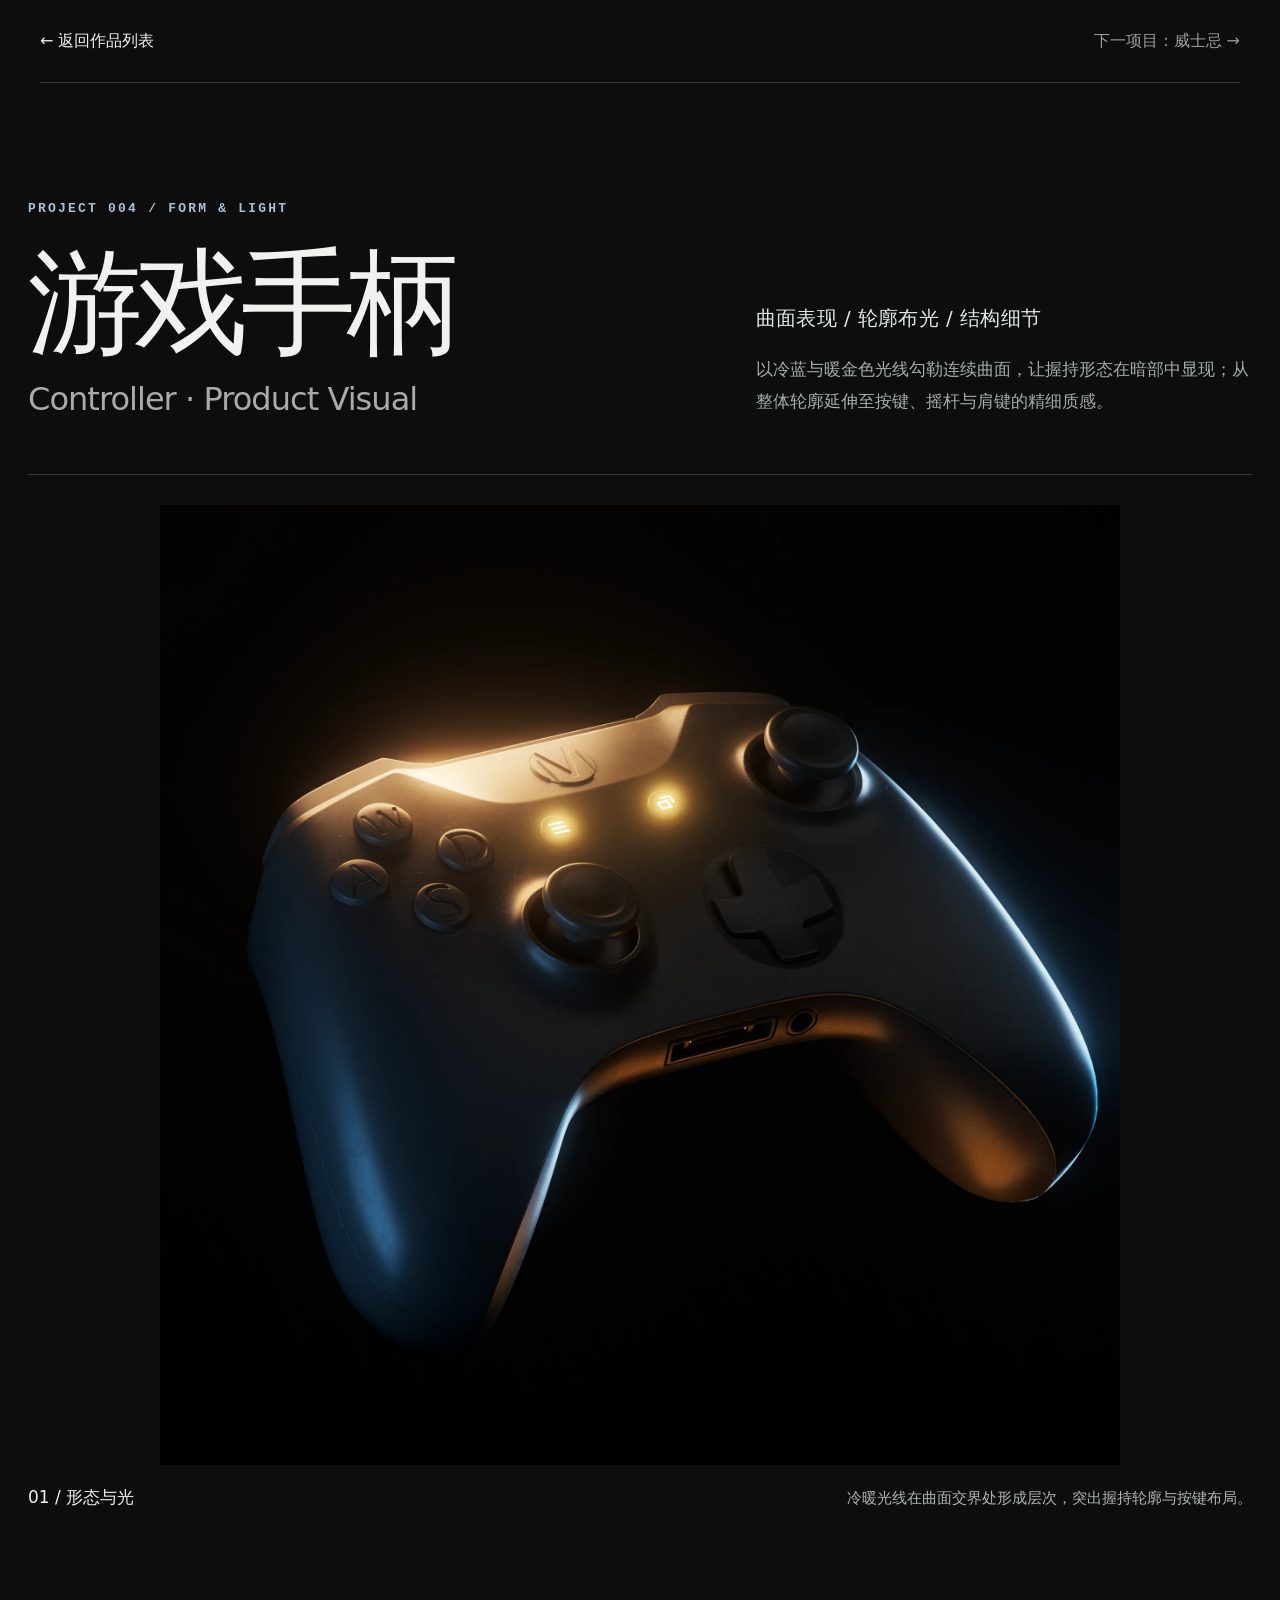
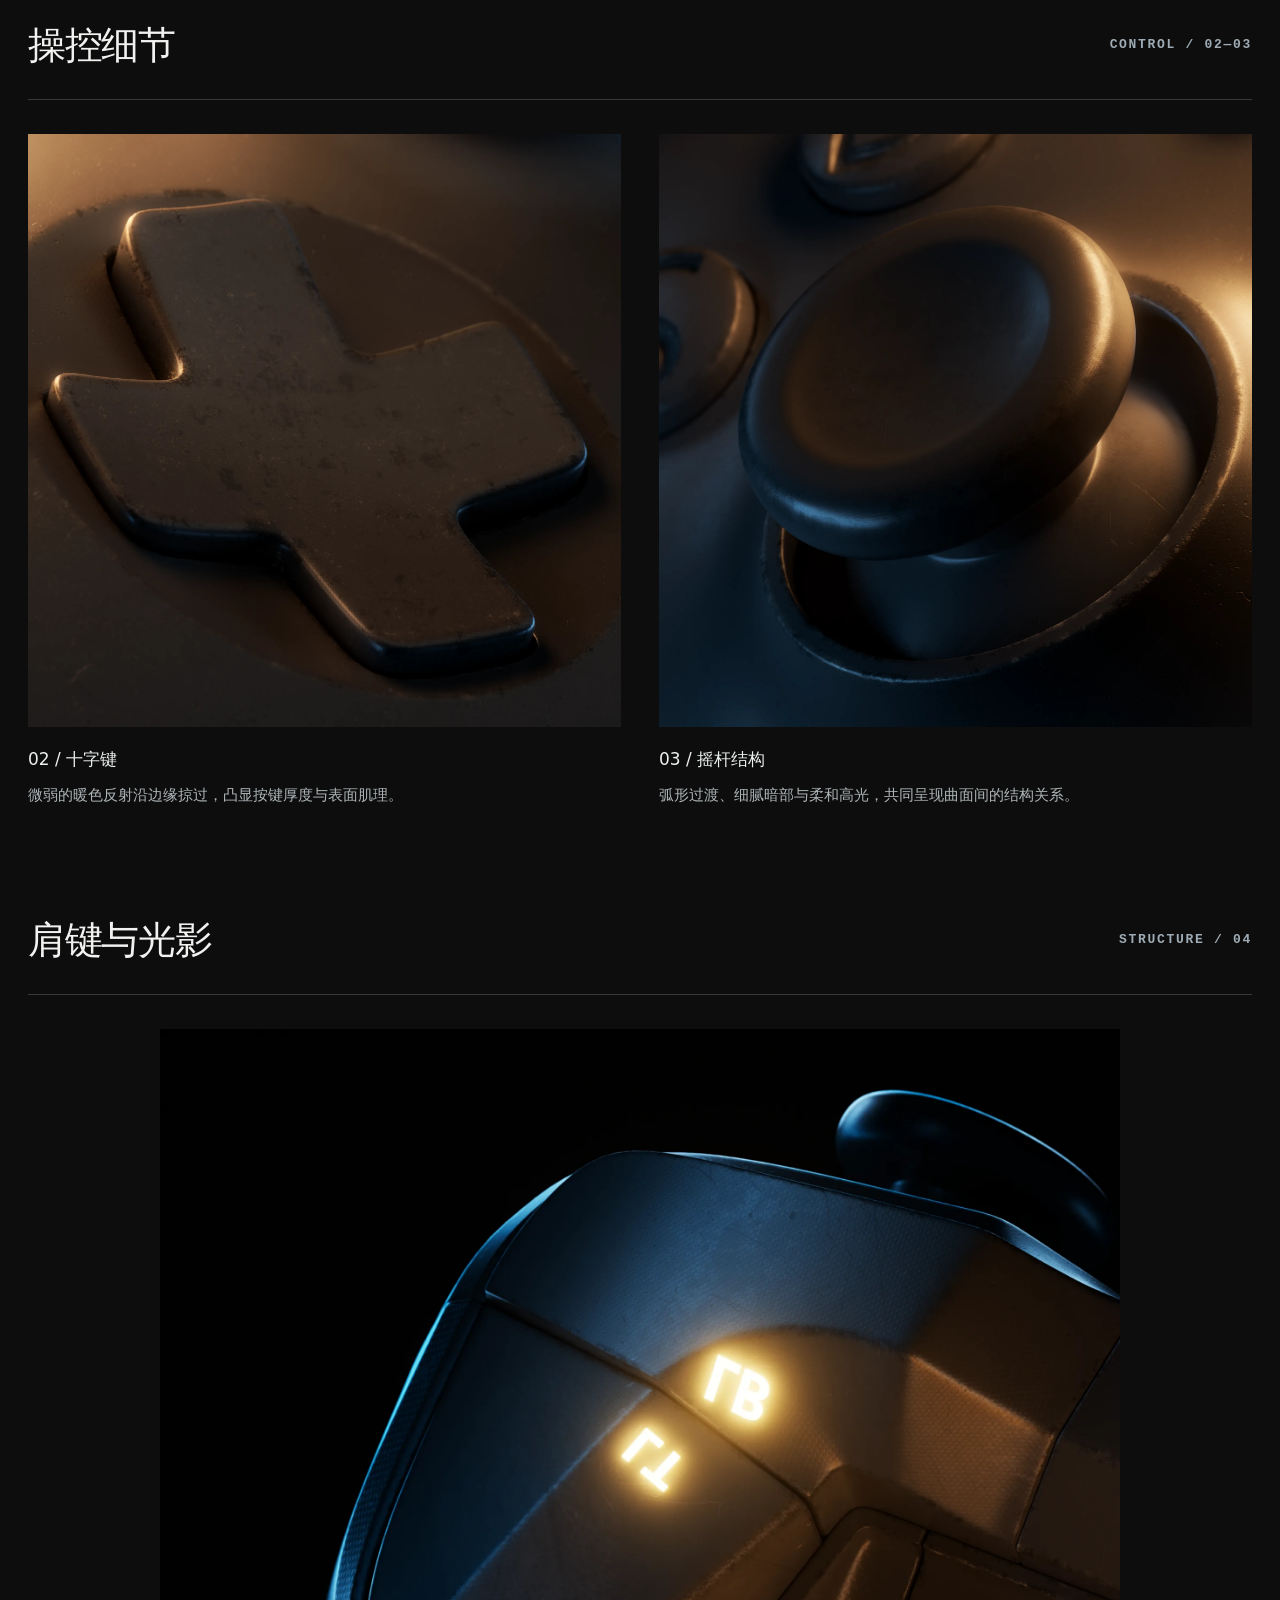
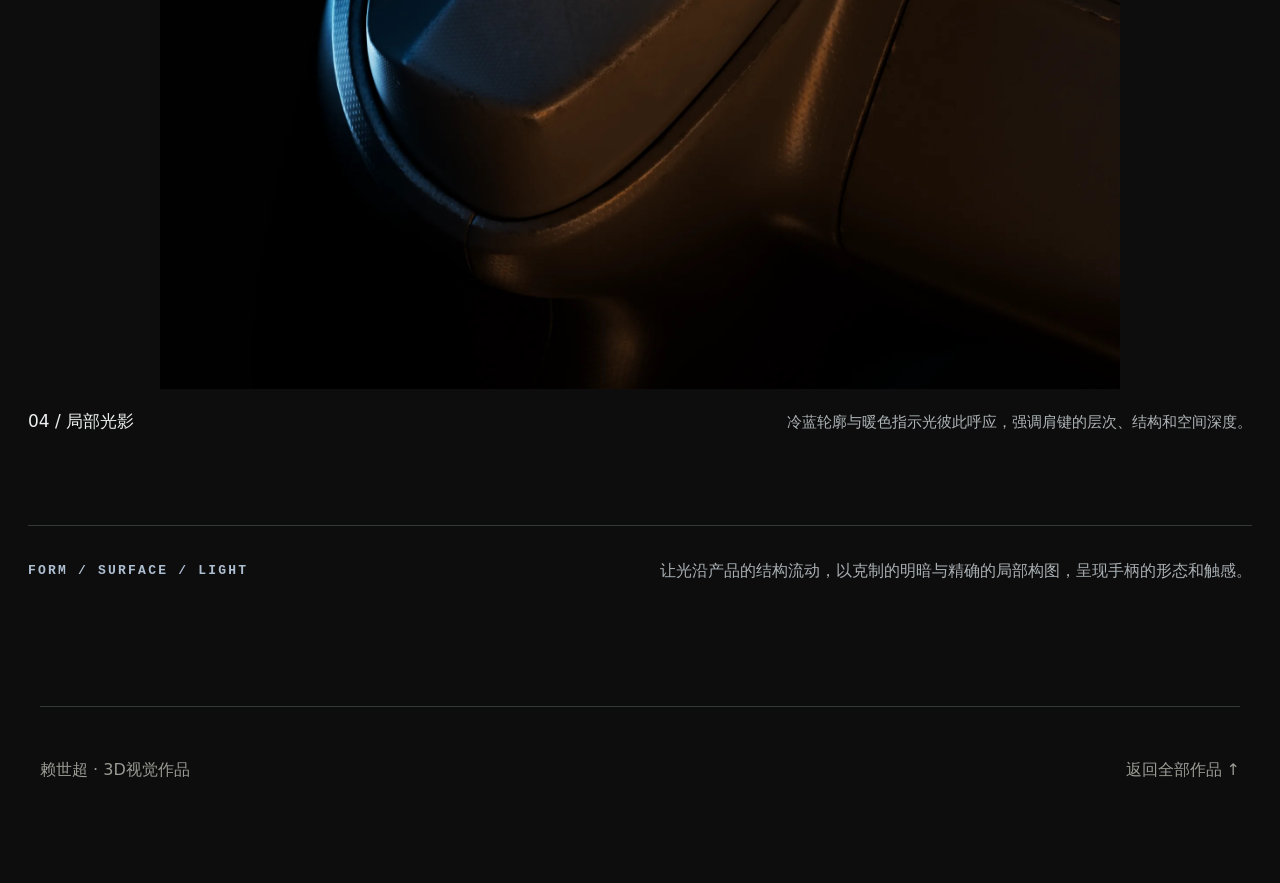
<file: projects/controller/index.html>
<!doctype html>
<html lang="zh-CN">
<head>
<meta charset="utf-8"><meta name="viewport" content="width=device-width,initial-scale=1">
<title>游戏手柄 · 曲面与光影｜赖世超作品集</title>
<link rel="stylesheet" href="../../detail-styles.css">
<style>
/* V28 -- game controller case study, scoped to this page only */
.controller-case{--white:#f1f2f0;--quiet:#a6adaa;--line:#33393a;--accent:#afbfd2;background:#0d0d0d;color:var(--white)}
.controller-case .project-nav{max-width:1260px}
.controller-case .case-main{width:min(calc(100% - 56px),1260px);margin:0 auto}
.controller-case .case-head{padding:clamp(70px,9vw,140px) 0 48px;display:grid;grid-template-columns:minmax(0,1.15fr) minmax(280px,.85fr);gap:56px;align-items:end}
.controller-case .eyebrow{font:600 13px/1.6 Consolas,monospace;color:var(--accent);letter-spacing:.17em}
.controller-case .case-head h1{font-size:clamp(62px,9vw,132px);font-weight:500;letter-spacing:-.075em;line-height:1.04;margin:24px 0 10px}
.controller-case .english{font-size:clamp(22px,2.5vw,38px);font-weight:400;color:#a9aaa9;margin:0;letter-spacing:-.03em}
.controller-case .case-lead{padding-bottom:9px}
.controller-case .capability{font-size:clamp(18px,1.55vw,23px);letter-spacing:.02em;line-height:1.8;color:#e1e7e9;margin:0 0 17px}
.controller-case .case-lead p:last-child{font-size:clamp(17px,1.13vw,19px);color:var(--quiet);line-height:1.85;max-width:520px;margin:0}
.controller-case figure{margin:0}
.controller-case .hero-figure{border-top:1px solid var(--line);padding-top:30px}
.controller-case .hero-figure img{width:100%;max-height:85vh;object-fit:contain;background:#08090b}
.controller-case figcaption{display:flex;justify-content:space-between;align-items:baseline;gap:24px;padding:18px 0 0;color:#aeb5b8;font-size:clamp(15px,1.05vw,17px);line-height:1.75}
.controller-case figcaption strong{color:#edf0f0;font-size:clamp(17px,1.2vw,19px);font-weight:500;white-space:nowrap}
.controller-case .section-divider{display:flex;align-items:center;justify-content:space-between;gap:20px;padding:100px 0 23px;border-bottom:1px solid var(--line)}
.controller-case .section-divider h2{font-weight:400;font-size:clamp(25px,3vw,42px);letter-spacing:-.035em;margin:0}
.controller-case .section-divider span{font:600 13px/1.5 Consolas,monospace;letter-spacing:.13em;color:#9facb5}
.controller-case .detail-grid{display:grid;grid-template-columns:repeat(2,minmax(0,1fr));gap:clamp(18px,3vw,38px);padding-top:34px;align-items:start}
.controller-case .detail-grid img{width:100%;aspect-ratio:1;object-fit:contain;background:#090b0e}
.controller-case .detail-grid figcaption{display:block}
.controller-case .detail-grid figcaption strong{display:block;margin-bottom:7px}
.controller-case .detail-grid figcaption span{display:block;max-width:500px}
.controller-case .shoulder{padding-top:34px}
.controller-case .shoulder img{width:100%;max-height:85vh;object-fit:contain;background:#090b0e}
.controller-case .closing-note{margin:88px 0 90px;padding:30px 0;border-top:1px solid var(--line);display:flex;gap:24px;justify-content:space-between;align-items:center}
.controller-case .closing-note p{max-width:790px;color:#a9b0b4;font-size:clamp(16px,1.07vw,18px);line-height:1.85;margin:0}
.controller-case .project-end{max-width:1260px}
@media(max-width:760px){
 .controller-case .case-main{width:calc(100% - 36px)}
 .controller-case .case-head{grid-template-columns:1fr;gap:26px;padding:72px 0 38px}
 .controller-case .detail-grid{grid-template-columns:1fr}
 .controller-case .section-divider{padding-top:68px}
 .controller-case figcaption{display:block}
 .controller-case .closing-note{display:block;margin:55px 0}
 .controller-case .closing-note .eyebrow{display:block;margin-bottom:14px}
}

/* V31: native image ratio, never letterbox the 1:1 renders inside a shallow element. */
.controller-case .hero-figure img,.controller-case .shoulder img{display:block;width:100%;height:auto;max-height:none;aspect-ratio:auto;object-fit:initial;background:transparent}
.controller-case .hero-figure img,.controller-case .shoulder img{max-width:960px;margin-inline:auto}
.controller-case .detail-grid img{display:block;width:100%;height:auto;aspect-ratio:auto;object-fit:initial;background:transparent}

</style>
</head>
<body class="project-page controller-case">
<nav class="project-nav"><a href="../../index.html#project-004">← 返回作品列表</a><a href="../whisky/index.html">下一项目：威士忌 →</a></nav>
<main class="case-main">
<header class="case-head">
<div><div class="eyebrow">PROJECT 004 / FORM & LIGHT</div><h1>游戏手柄</h1><p class="english">Controller · Product Visual</p></div>
<div class="case-lead"><p class="capability">曲面表现 / 轮廓布光 / 结构细节</p><p>以冷蓝与暖金色光线勾勒连续曲面，让握持形态在暗部中显现；从整体轮廓延伸至按键、摇杆与肩键的精细质感。</p></div>
</header>
<figure class="hero-figure"><img src="../../assets/controller-01.webp" alt="游戏手柄整体主视觉，冷暖轮廓光突出曲面造型" fetchpriority="high" data-full="../../assets/hq-controller-01.png"><figcaption><strong>01 / 形态与光</strong><span>冷暖光线在曲面交界处形成层次，突出握持轮廓与按键布局。</span></figcaption></figure>
<section aria-labelledby="control-title"><div class="section-divider"><h2 id="control-title">操控细节</h2><span>CONTROL / 02—03</span></div>
<div class="detail-grid">
<figure><img src="../../assets/controller-02.webp" alt="游戏手柄十字键材质与边缘高光特写" loading="lazy" data-full="../../assets/hq-controller-02.png"><figcaption><strong>02 / 十字键</strong><span>微弱的暖色反射沿边缘掠过，凸显按键厚度与表面肌理。</span></figcaption></figure>
<figure><img src="../../assets/controller-04.webp" alt="游戏手柄摇杆与圆弧结构特写" loading="lazy" data-full="../../assets/hq-controller-04.png"><figcaption><strong>03 / 摇杆结构</strong><span>弧形过渡、细腻暗部与柔和高光，共同呈现曲面间的结构关系。</span></figcaption></figure>
</div></section>
<section aria-labelledby="shoulder-title"><div class="section-divider"><h2 id="shoulder-title">肩键与光影</h2><span>STRUCTURE / 04</span></div>
<figure class="shoulder"><img src="../../assets/controller-03.webp" alt="游戏手柄肩键 LB RB 特写与冷暖布光" loading="lazy" data-full="../../assets/hq-controller-03.png"><figcaption><strong>04 / 局部光影</strong><span>冷蓝轮廓与暖色指示光彼此呼应，强调肩键的层次、结构和空间深度。</span></figcaption></figure>
</section>
<div class="closing-note"><span class="eyebrow">FORM / SURFACE / LIGHT</span><p>让光沿产品的结构流动，以克制的明暗与精确的局部构图，呈现手柄的形态和触感。</p></div>
</main>
<div class="project-end"><span>赖世超 · 3D视觉作品</span><a href="../../index.html#project-004">返回全部作品 ↑</a></div>
<script src="../../assets/hq-viewer.js" defer></script>
</body>
</html>
</file>
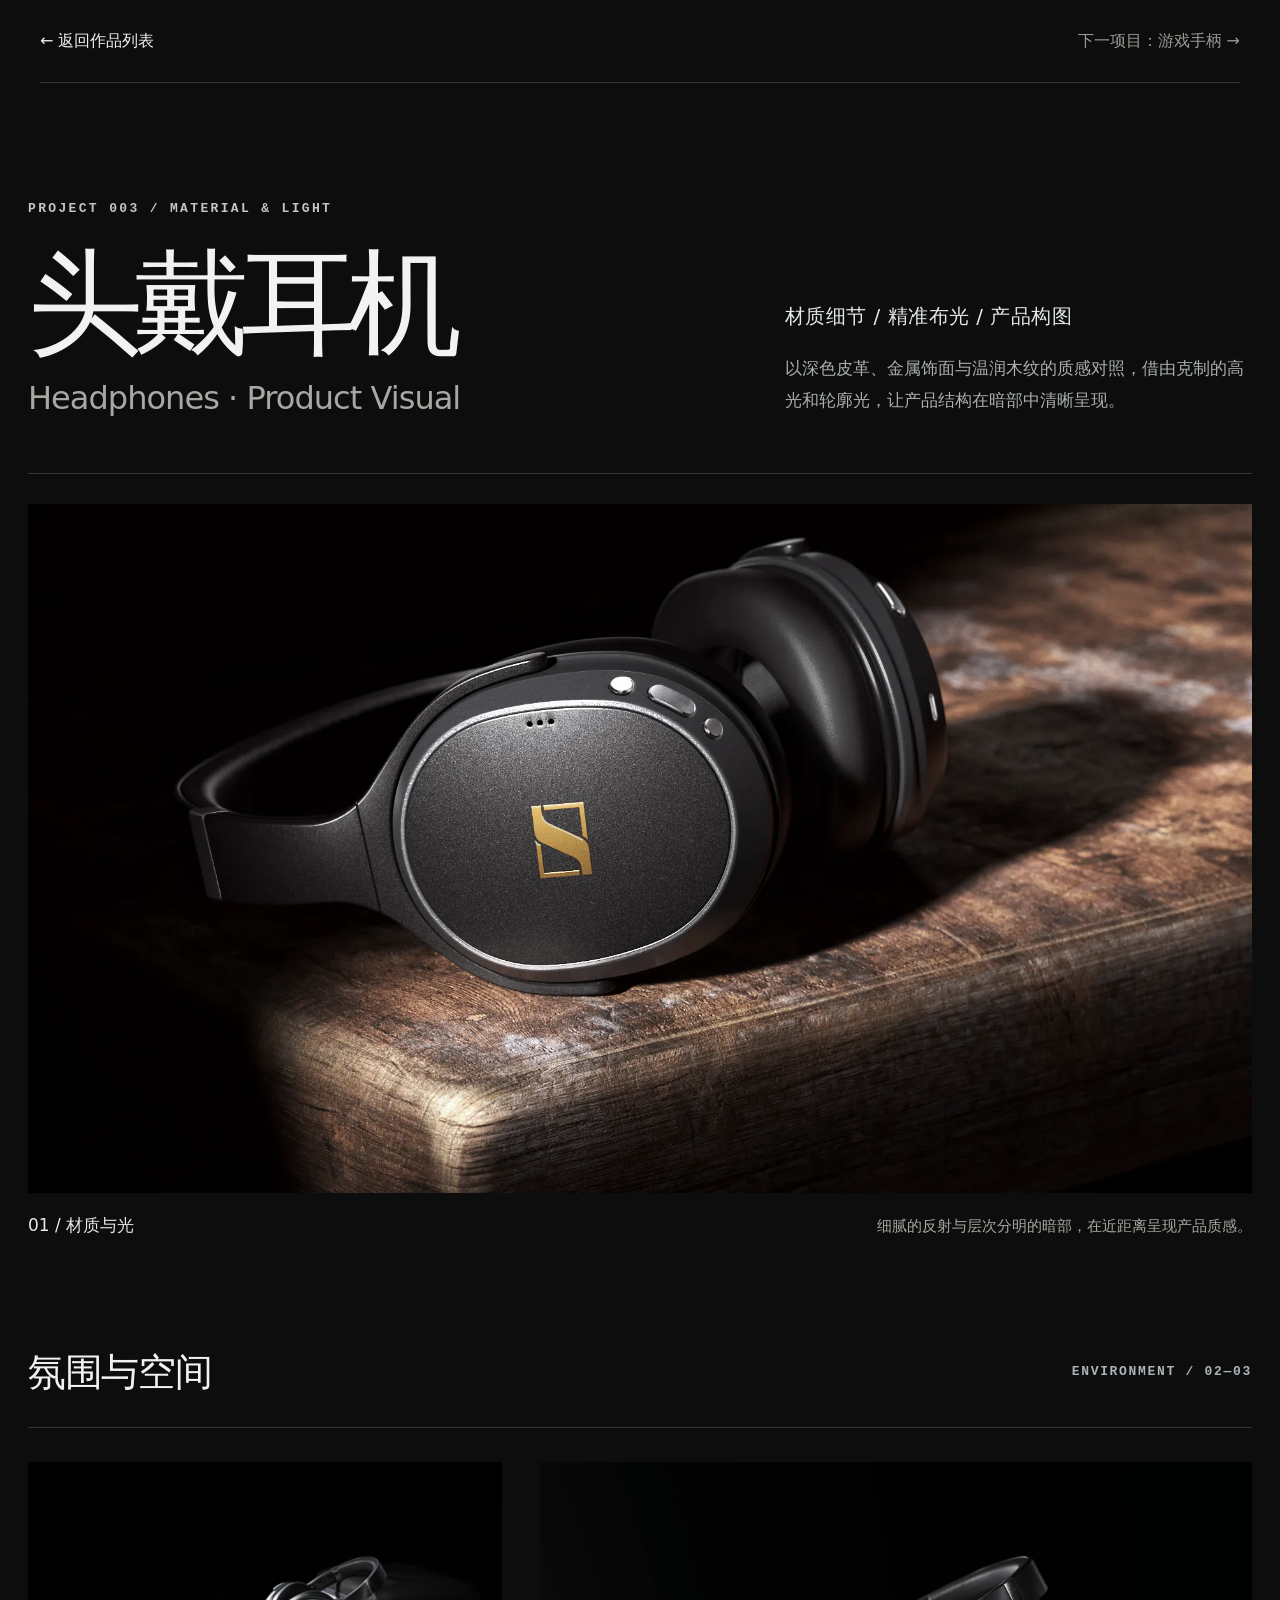
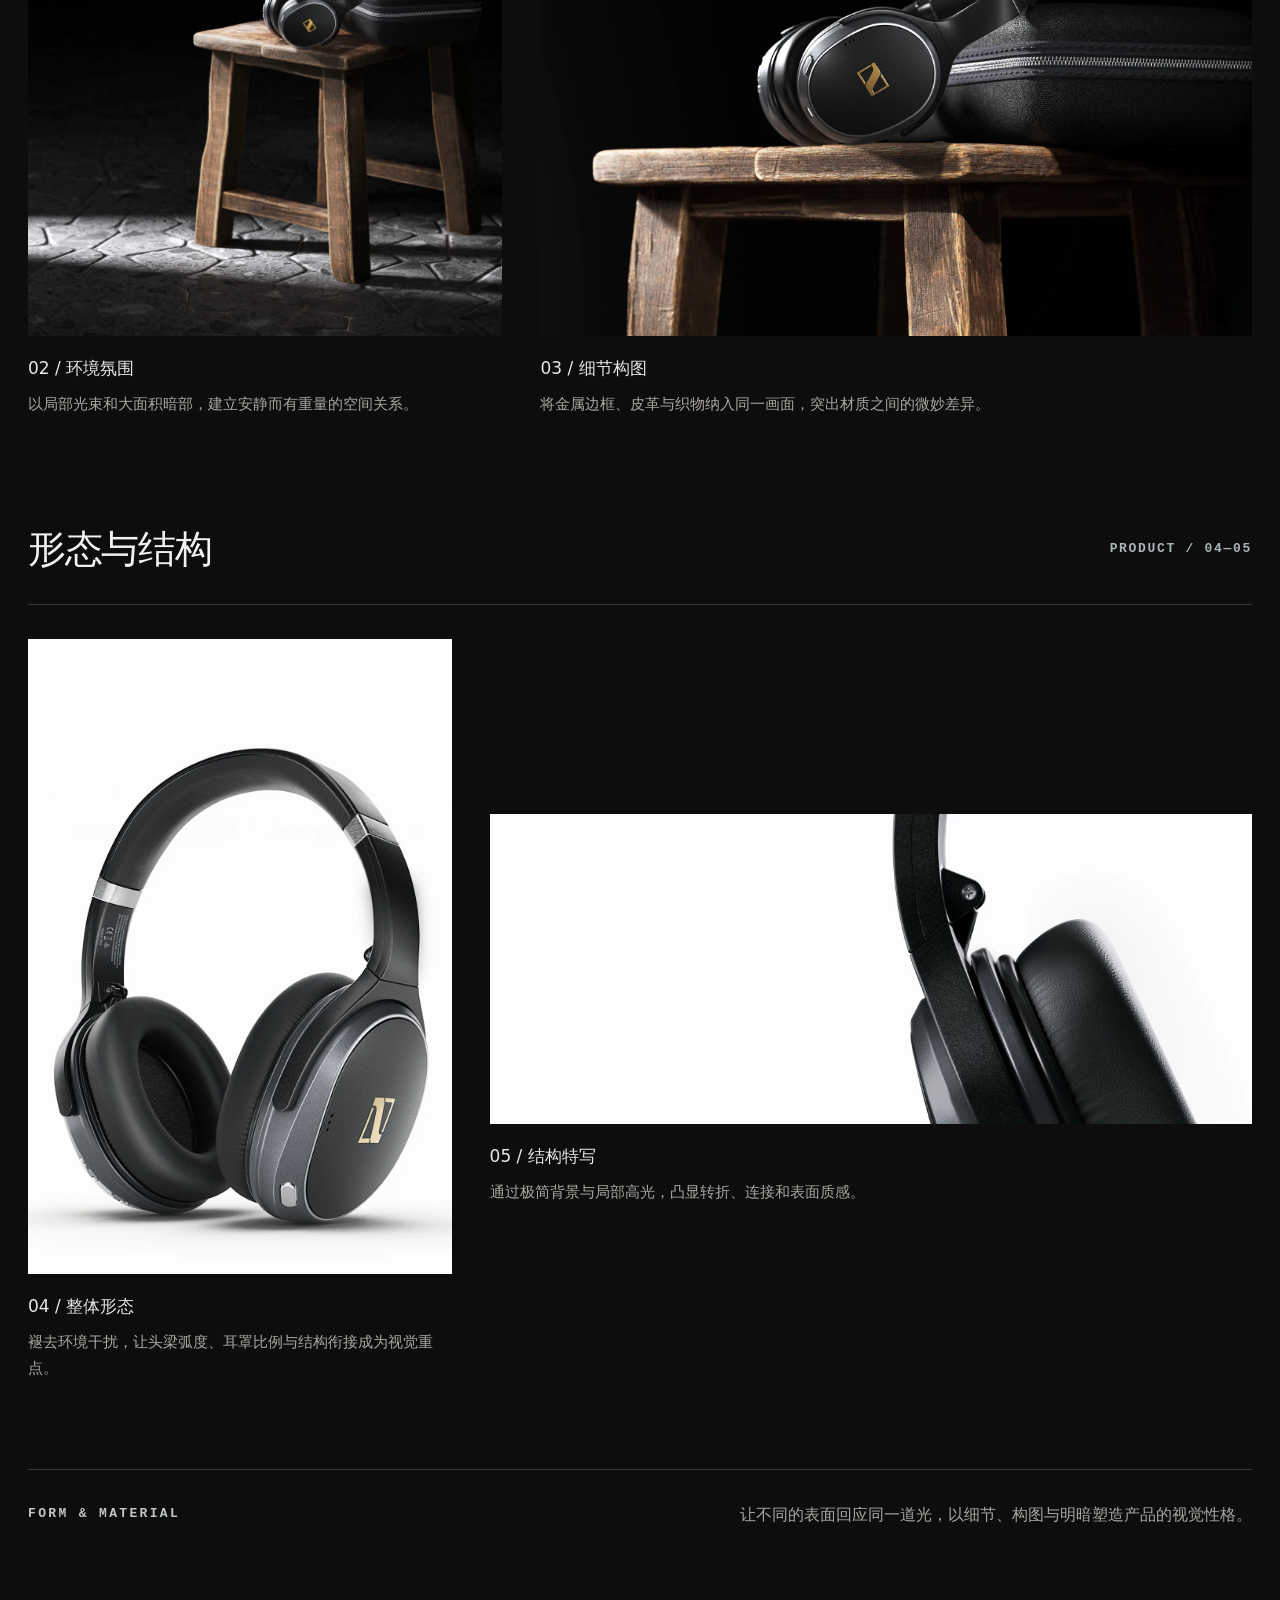
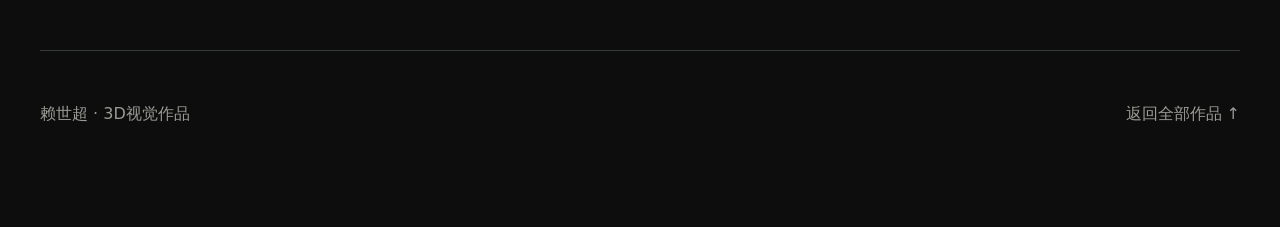
<file: projects/headphones/index.html>
<!doctype html>
<html lang="zh-CN"><head><meta charset="utf-8"><meta name="viewport" content="width=device-width,initial-scale=1">
<title>头戴耳机 · 材质与布光｜赖世超作品集</title><link rel="stylesheet" href="../../detail-styles.css">
<style>
/* Scoped whisky detail layout; other pages retain their original styles. */
.headphone-case{--gold:#c0c6c9;--white:#f1f2f1;--quiet:#a9aeaf;--line:#33383a;background:#0d0d0d;color:var(--white)}
.headphone-case .project-nav{max-width:1260px}
.headphone-case .case-main{width:min(calc(100% - 56px),1260px);margin:0 auto}
.headphone-case .case-head{padding:clamp(70px,9vw,140px) 0 48px;display:grid;grid-template-columns:minmax(0,1.2fr) minmax(260px,.8fr);gap:56px;align-items:end}
.headphone-case .eyebrow{font:600 13px/1.6 Consolas,monospace;color:var(--gold);letter-spacing:.18em}
.headphone-case .case-head h1{font-size:clamp(64px,9vw,134px);font-weight:500;letter-spacing:-.075em;line-height:1.05;margin:24px 0 8px}
.headphone-case .english{font-size:clamp(22px,2.5vw,38px);font-weight:400;color:#a9a7a3;margin:0;letter-spacing:-.03em}
.headphone-case .case-lead{padding:0 0 9px}
.headphone-case .capability{font-size:clamp(18px,1.55vw,23px);letter-spacing:.025em;line-height:1.8;color:#e3e9e8;margin:0 0 17px}
.headphone-case .case-lead p:last-child{font-size:clamp(17px,1.13vw,19px);color:var(--quiet);line-height:1.9;max-width:510px;margin:0}
.headphone-case figure{margin:0}
.headphone-case .hero-figure{border-top:1px solid var(--line);padding-top:30px}
.headphone-case .hero-figure img{width:100%;max-height:88vh;object-fit:contain;background:#111212}
.headphone-case figcaption{display:flex;justify-content:space-between;align-items:baseline;gap:24px;padding:18px 0 0;color:#aaa7a1;font-size:clamp(15px,1.05vw,17px);line-height:1.75}
.headphone-case figcaption strong{color:#e4e8e7;font-size:clamp(17px,1.2vw,19px);font-weight:500}
.headphone-case .section-divider{display:flex;align-items:center;justify-content:space-between;gap:20px;padding:100px 0 23px;border-bottom:1px solid var(--line)}
.headphone-case .section-divider h2{font-weight:400;font-size:clamp(25px,3vw,42px);letter-spacing:-.035em;margin:0}
.headphone-case .section-divider span{font:600 13px/1.5 Consolas,monospace;letter-spacing:.13em;color:#aab5b8}
.headphone-case .detail-grid{display:grid;grid-template-columns:repeat(2,minmax(0,1fr));gap:clamp(18px,3vw,38px);padding-top:34px}
.headphone-case .detail-grid img{width:100%;aspect-ratio:1;object-fit:contain;background:#111313}
.headphone-case .detail-grid figcaption{display:block}
.headphone-case .detail-grid figcaption strong{display:block;margin-bottom:7px}
.headphone-case .detail-grid figcaption span{display:block;max-width:480px}
.headphone-case .closing-note{margin:88px 0 90px;padding:30px 0;border-top:1px solid var(--line);display:flex;gap:24px;justify-content:space-between;align-items:center}
.headphone-case .closing-note p{max-width:760px;color:#a9a7a2;font-size:clamp(16px,1.07vw,18px);line-height:1.85;margin:0}
.headphone-case .closing-note .eyebrow{white-space:nowrap}
.headphone-case .project-end{max-width:1260px}
@media(max-width:760px){
 .headphone-case .case-main{width:calc(100% - 36px)}
 .headphone-case .case-head{grid-template-columns:1fr;gap:26px;padding:72px 0 38px}
 .headphone-case .detail-grid{grid-template-columns:1fr}
 .headphone-case .section-divider{padding-top:68px}
 .headphone-case figcaption{display:block}
 .headphone-case .closing-note{display:block;margin:55px 0}
 .headphone-case .closing-note .eyebrow{display:block;margin-bottom:14px}
}

.headphone-case .hero-figure img{max-height:none;aspect-ratio:16/9;object-fit:cover;background:#101111}
.headphone-case .scene-grid{display:grid;grid-template-columns:1fr 1.5fr;gap:clamp(18px,3vw,38px);padding-top:34px;align-items:start}
.headphone-case .scene-grid img{display:block;width:100%;object-fit:contain;background:#101111}
.headphone-case .scene-grid figure:first-child img{aspect-ratio:1;object-fit:contain}
.headphone-case .scene-grid figure:last-child img{aspect-ratio:3/2;object-fit:contain}
.headphone-case .product-grid{display:grid;grid-template-columns:minmax(0,1fr) minmax(0,1.8fr);gap:clamp(18px,3vw,38px);padding-top:34px;align-items:center}
.headphone-case .product-grid img{display:block;width:100%;object-fit:contain;background:#f5f5f4}
.headphone-case .product-grid figure:first-child img{aspect-ratio:2/3}
.headphone-case .product-grid figure:last-child img{aspect-ratio:2200/895}
.headphone-case .scene-grid figcaption,.headphone-case .product-grid figcaption{display:block}
.headphone-case .scene-grid figcaption strong,.headphone-case .product-grid figcaption strong{display:block;margin-bottom:7px}
.headphone-case .scene-grid figcaption span,.headphone-case .product-grid figcaption span{display:block;max-width:540px}
@media(max-width:760px){.headphone-case .scene-grid,.headphone-case .product-grid{grid-template-columns:1fr}.headphone-case .product-grid figure:first-child img{max-height:65vh}}

/* The landscape hero is intentionally cropped 16:9; other visuals use true dimensions. */
.headphone-case .hero-figure img{background:transparent}
.headphone-case .detail-grid img,.headphone-case .scene-grid img,.headphone-case .product-grid img,
.headphone-case .scene-grid figure:first-child img,.headphone-case .scene-grid figure:last-child img,
.headphone-case .product-grid figure:first-child img,.headphone-case .product-grid figure:last-child img{display:block;width:100%;height:auto;aspect-ratio:auto;object-fit:initial;background:transparent;max-height:none}

</style></head>
<body class="project-page headphone-case">
<nav class="project-nav"><a href="../../index.html#project-003">← 返回作品列表</a><a href="../controller/index.html">下一项目：游戏手柄 →</a></nav>
<main class="case-main">
<header class="case-head"><div><div class="eyebrow">PROJECT 003 / MATERIAL & LIGHT</div><h1>头戴耳机</h1><p class="english">Headphones · Product Visual</p></div>
<div class="case-lead"><p class="capability">材质细节 / 精准布光 / 产品构图</p><p>以深色皮革、金属饰面与温润木纹的质感对照，借由克制的高光和轮廓光，让产品结构在暗部中清晰呈现。</p></div></header>
<figure class="hero-figure"><img src="../../assets/headphone-02.webp" alt="耳机金属饰面与木质台面的横向主视觉" fetchpriority="high" data-full="../../assets/hq-headphone-02.png"><figcaption><strong>01 / 材质与光</strong><span>细腻的反射与层次分明的暗部，在近距离呈现产品质感。</span></figcaption></figure>
<section aria-labelledby="scene-title"><div class="section-divider"><h2 id="scene-title">氛围与空间</h2><span>ENVIRONMENT / 02—03</span></div><div class="scene-grid">
<figure><img src="../../assets/headphone-01.webp" alt="耳机与木凳置于暗色空间" loading="lazy" data-full="../../assets/hq-headphone-01.png"><figcaption><strong>02 / 环境氛围</strong><span>以局部光束和大面积暗部，建立安静而有重量的空间关系。</span></figcaption></figure>
<figure><img src="../../assets/headphone-03.webp" data-full="../../assets/hq-headphone-03.png" alt="耳机与收纳包的材质细节画面" loading="lazy"><figcaption><strong>03 / 细节构图</strong><span>将金属边框、皮革与织物纳入同一画面，突出材质之间的微妙差异。</span></figcaption></figure>
</div></section>
<section aria-labelledby="form-title"><div class="section-divider"><h2 id="form-title">形态与结构</h2><span>PRODUCT / 04—05</span></div><div class="product-grid">
<figure><img src="../../assets/headphone-04.webp" data-full="../../assets/hq-headphone-04.png" alt="耳机完整产品形态白底展示" loading="lazy"><figcaption><strong>04 / 整体形态</strong><span>褪去环境干扰，让头梁弧度、耳罩比例与结构衔接成为视觉重点。</span></figcaption></figure>
<figure><img src="../../assets/headphone-05.webp" data-full="../../assets/hq-headphone-05.png" alt="耳机耳罩衔接和头梁的局部特写" loading="lazy"><figcaption><strong>05 / 结构特写</strong><span>通过极简背景与局部高光，凸显转折、连接和表面质感。</span></figcaption></figure>
</div></section>
<div class="closing-note"><span class="eyebrow">FORM & MATERIAL</span><p>让不同的表面回应同一道光，以细节、构图与明暗塑造产品的视觉性格。</p></div>
</main><div class="project-end"><span>赖世超 · 3D视觉作品</span><a href="../../index.html#project-003">返回全部作品 ↑</a></div>
<script src="../../assets/hq-viewer.js" defer></script>
</body></html>
</file>
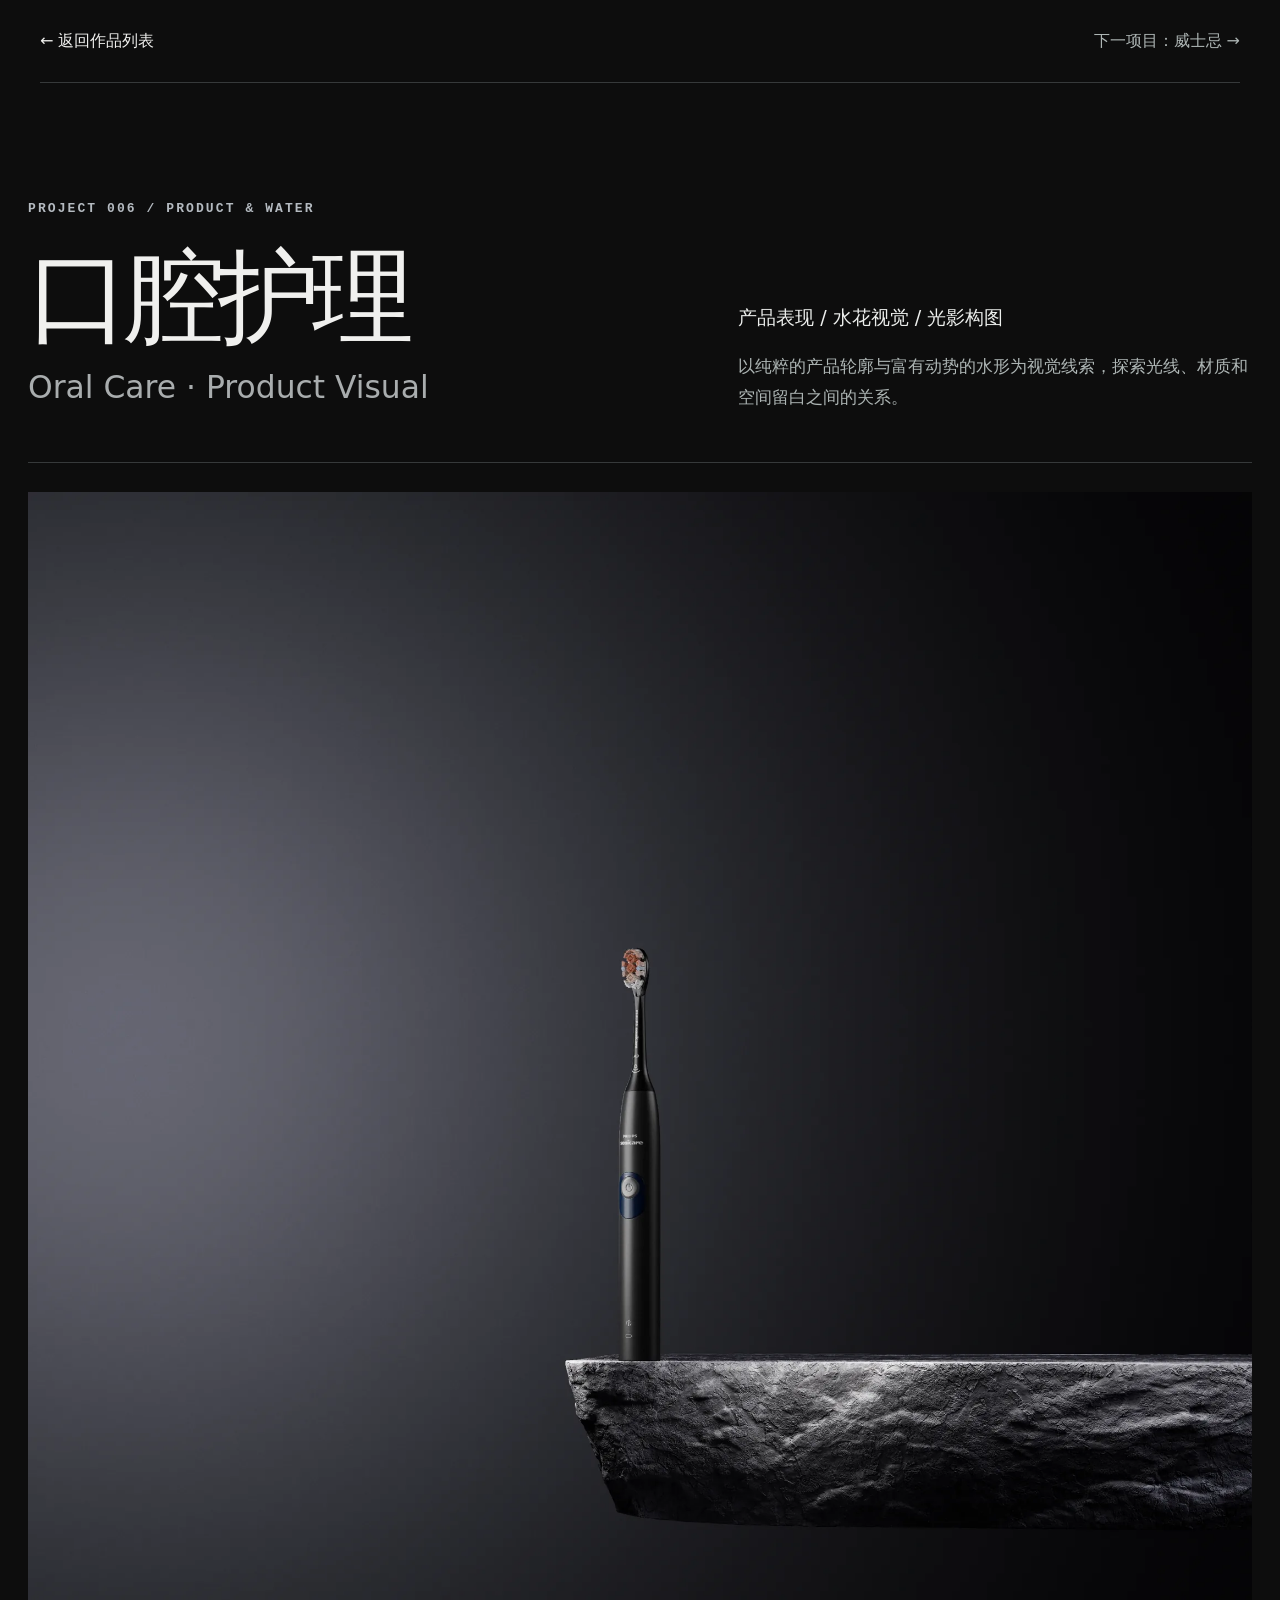
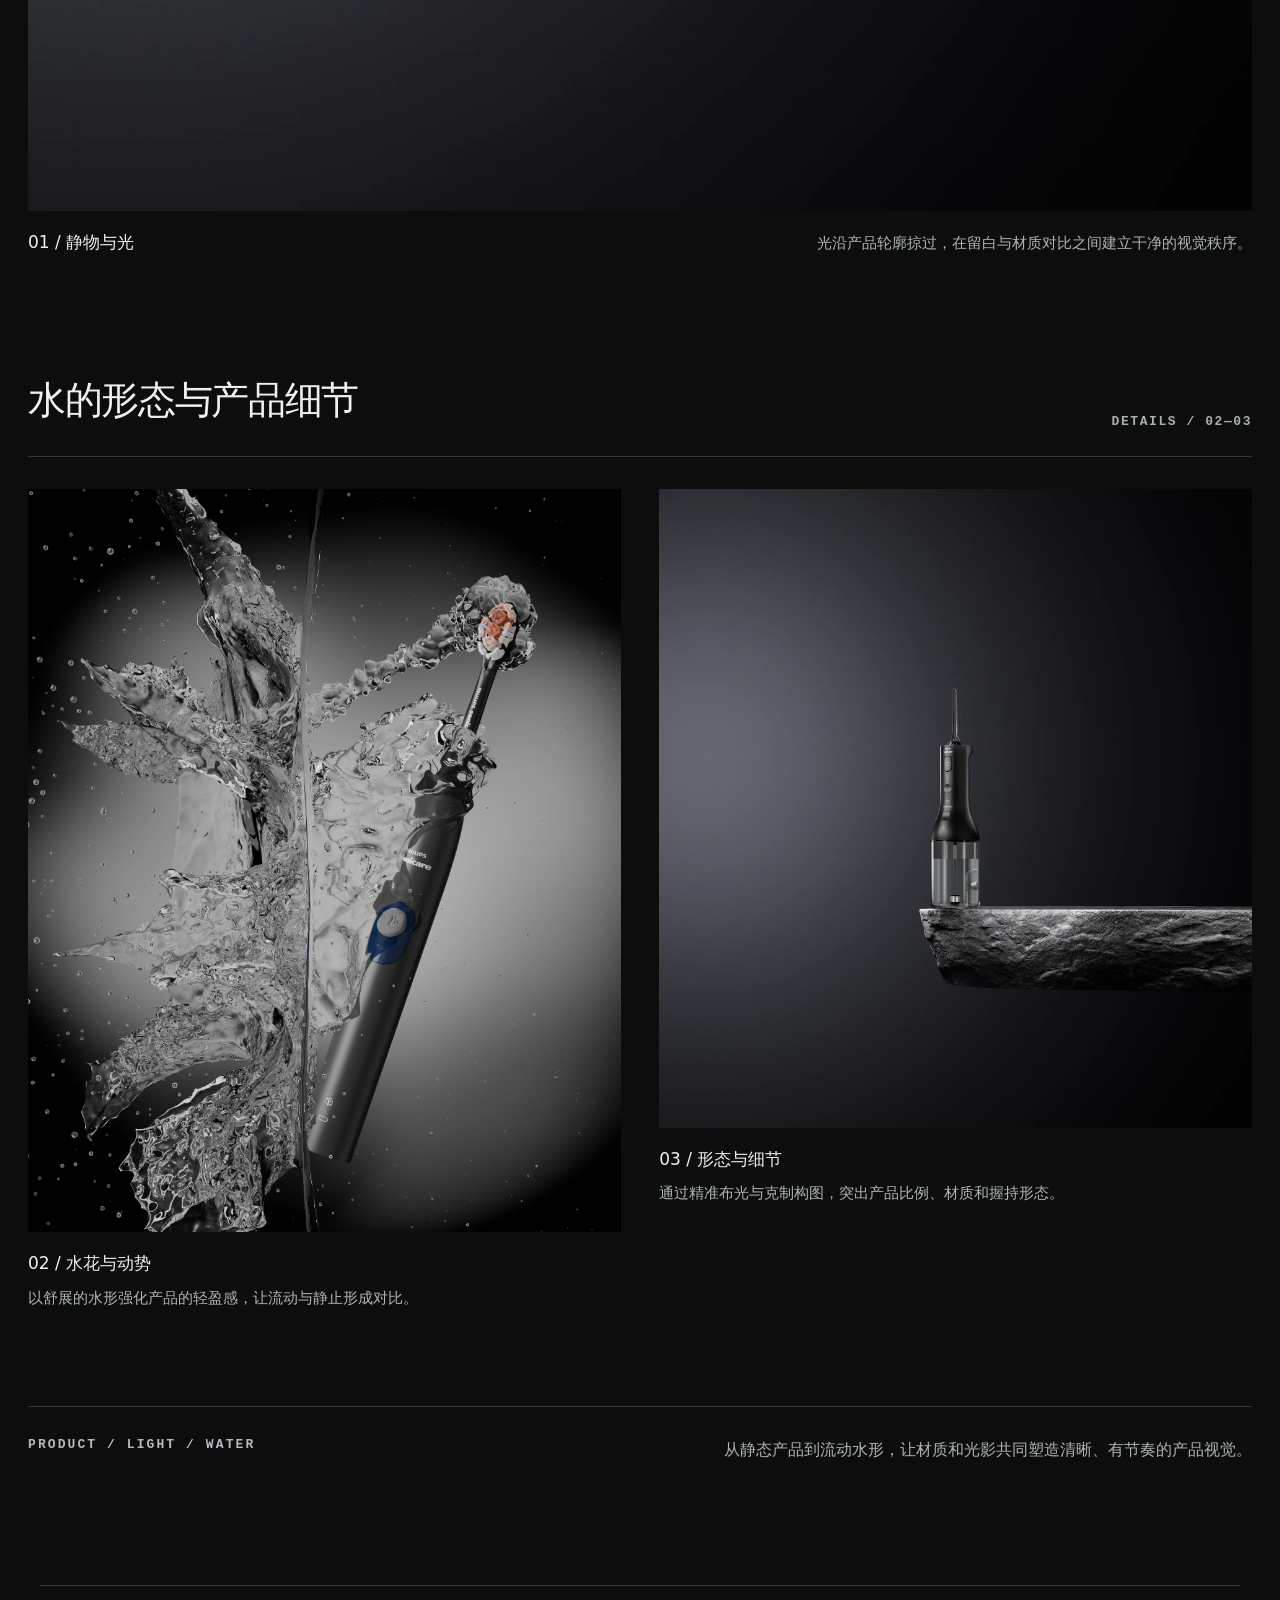
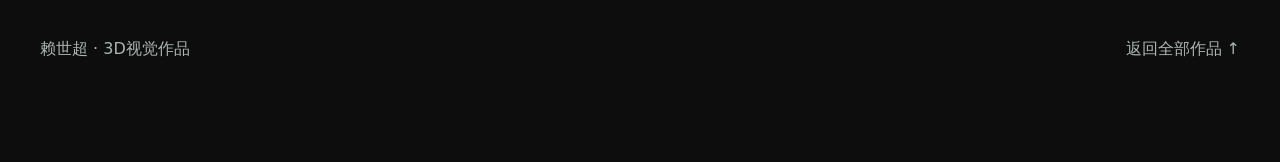
<file: projects/toothbrush/index.html>
<!doctype html>
<html lang="zh-CN"><head><meta charset="utf-8"><meta name="viewport" content="width=device-width,initial-scale=1">
<title>口腔护理 · 产品与水的视觉｜赖世超作品集</title><link rel="stylesheet" href="../../detail-styles.css">
<style>
.oral-case{--text:#f0f0ee;--muted:#adb5b4;--line:#36393a;background:#0d0d0d;color:var(--text)}
.oral-case .project-nav,.oral-case .project-end{max-width:1260px}
.oral-case main{width:min(calc(100% - 56px),1260px);margin:auto}
.oral-case figure{margin:0;min-width:0}
.oral-case .case-head{padding:clamp(70px,9vw,135px) 0 48px;display:grid;grid-template-columns: minmax(0,1.12fr) minmax(280px,.88fr);gap:56px;align-items:end}
.oral-case .eyebrow{font:600 13px/1.6 Consolas,monospace;letter-spacing:.16em;color:#b4bac0}
.oral-case h1{font-size:clamp(58px,8vw,112px);font-weight:500;letter-spacing:-.07em;line-height:1.1;margin:22px 0 8px}
.oral-case .english{font-size:clamp(22px,2.45vw,36px);color:#a9adae;margin:0}
.oral-case .capability{font-size:clamp(18px,1.5vw,23px);font-weight:500;color:#eceeec;line-height:1.75;margin:0 0 16px}
.oral-case .case-intro{font-size:clamp(17px,1.12vw,19px);line-height:1.85;color:var(--muted);margin:0;max-width:535px}
.oral-case .feature{border-top:1px solid var(--line);padding-top:29px}
.oral-case .image-stage{background:#111;overflow:hidden}
.oral-case .feature img{display:block;width:100%;height:auto;max-height:84vh;object-fit:contain;object-position:center;background:transparent}
.oral-case figcaption{padding:17px 0 0;display:flex;align-items:baseline;justify-content:space-between;gap:30px;font-size:clamp(15px,1.05vw,17px);line-height:1.75;color:#aeb5b6}
.oral-case figcaption strong{color:#eff0ef;font-size:clamp(17px,1.2vw,19px);font-weight:500;white-space:nowrap}
.oral-case figcaption span{max-width:590px}
.oral-case .section-head{display:flex;align-items:end;justify-content:space-between;gap:20px;margin:110px 0 32px;padding-bottom:24px;border-bottom:1px solid var(--line)}
.oral-case .section-head h2{font-weight:400;font-size:clamp(27px,3vw,42px);letter-spacing:-.035em;margin:0}
.oral-case .section-head span{font:600 13px/1.5 Consolas,monospace;letter-spacing:.12em;color:#a7b0b3}
.oral-case .pair{display:grid;grid-template-columns:repeat(2,minmax(0,1fr));gap:clamp(20px,3vw,40px);align-items:start}
.oral-case .pair img{display:block;width:100%;height:auto;object-fit:contain;background:transparent}
.oral-case .pair figcaption{display:block}
.oral-case .pair figcaption strong{display:block;margin-bottom:6px}
.oral-case .pair figcaption span{display:block}
.oral-case .final-note{margin:95px 0 92px;border-top:1px solid var(--line);padding:28px 0;display:flex;justify-content:space-between;gap:40px;align-items:start}
.oral-case .final-note p{color:var(--muted);font-size:clamp(16px,1.08vw,18px);line-height:1.85;max-width:800px;margin:0}
@media(max-width:760px){
 .oral-case main{width:calc(100% - 36px)}.oral-case .case-head{grid-template-columns:1fr;gap:22px;padding:68px 0 36px}
 .oral-case .pair{grid-template-columns:1fr;gap:38px}.oral-case .section-head{margin-top:72px}
 .oral-case figcaption,.oral-case .final-note{display:block}.oral-case figcaption span{display:block;margin-top:6px}
 .oral-case .final-note{margin:65px 0}.oral-case .final-note .eyebrow{display:block;margin-bottom:14px}
}

.oral-case .feature img,.oral-case .pair img{display:block;height:auto;aspect-ratio:auto;max-height:none;object-fit:initial;background:transparent}

</style></head>
<body class="project-page oral-case">
<nav class="project-nav"><a href="../../index.html#project-006">← 返回作品列表</a><a href="../whisky/index.html">下一项目：威士忌 →</a></nav>
<main>
<header class="case-head">
 <div><div class="eyebrow">PROJECT 006 / PRODUCT & WATER</div><h1>口腔护理</h1><p class="english">Oral Care · Product Visual</p></div>
 <div><p class="capability">产品表现 / 水花视觉 / 光影构图</p><p class="case-intro">以纯粹的产品轮廓与富有动势的水形为视觉线索，探索光线、材质和空间留白之间的关系。</p></div>
</header>
<section aria-label="产品主视觉"><figure class="feature"><div class="image-stage"><img src="../../assets/toothbrush-01.webp" alt="电动牙刷与石质台面，暗调产品静物" fetchpriority="high" data-full="../../assets/hq-toothbrush-01.png"></div><figcaption><strong>01 / 静物与光</strong><span>光沿产品轮廓掠过，在留白与材质对比之间建立干净的视觉秩序。</span></figcaption></figure></section>
<section aria-labelledby="detail-title"><div class="section-head"><h2 id="detail-title">水的形态与产品细节</h2><span>DETAILS / 02—03</span></div>
<div class="pair">
 <figure><img src="../../assets/toothbrush-02.webp" alt="电动牙刷与水花组合的动态视觉" loading="lazy" data-full="../../assets/hq-toothbrush-02.png"><figcaption><strong>02 / 水花与动势</strong><span>以舒展的水形强化产品的轻盈感，让流动与静止形成对比。</span></figcaption></figure>
 <figure><img src="../../assets/water-flosser-01.webp" alt="便携洗牙器产品画面" loading="lazy" data-full="../../assets/hq-water-flosser-01.png"><figcaption><strong>03 / 形态与细节</strong><span>通过精准布光与克制构图，突出产品比例、材质和握持形态。</span></figcaption></figure>
</div></section>
<div class="final-note"><span class="eyebrow">PRODUCT / LIGHT / WATER</span><p>从静态产品到流动水形，让材质和光影共同塑造清晰、有节奏的产品视觉。</p></div>
</main>
<div class="project-end"><span>赖世超 · 3D视觉作品</span><a href="../../index.html#project-006">返回全部作品 ↑</a></div>
<script src="../../assets/hq-viewer.js" defer></script>
</body></html>
</file>
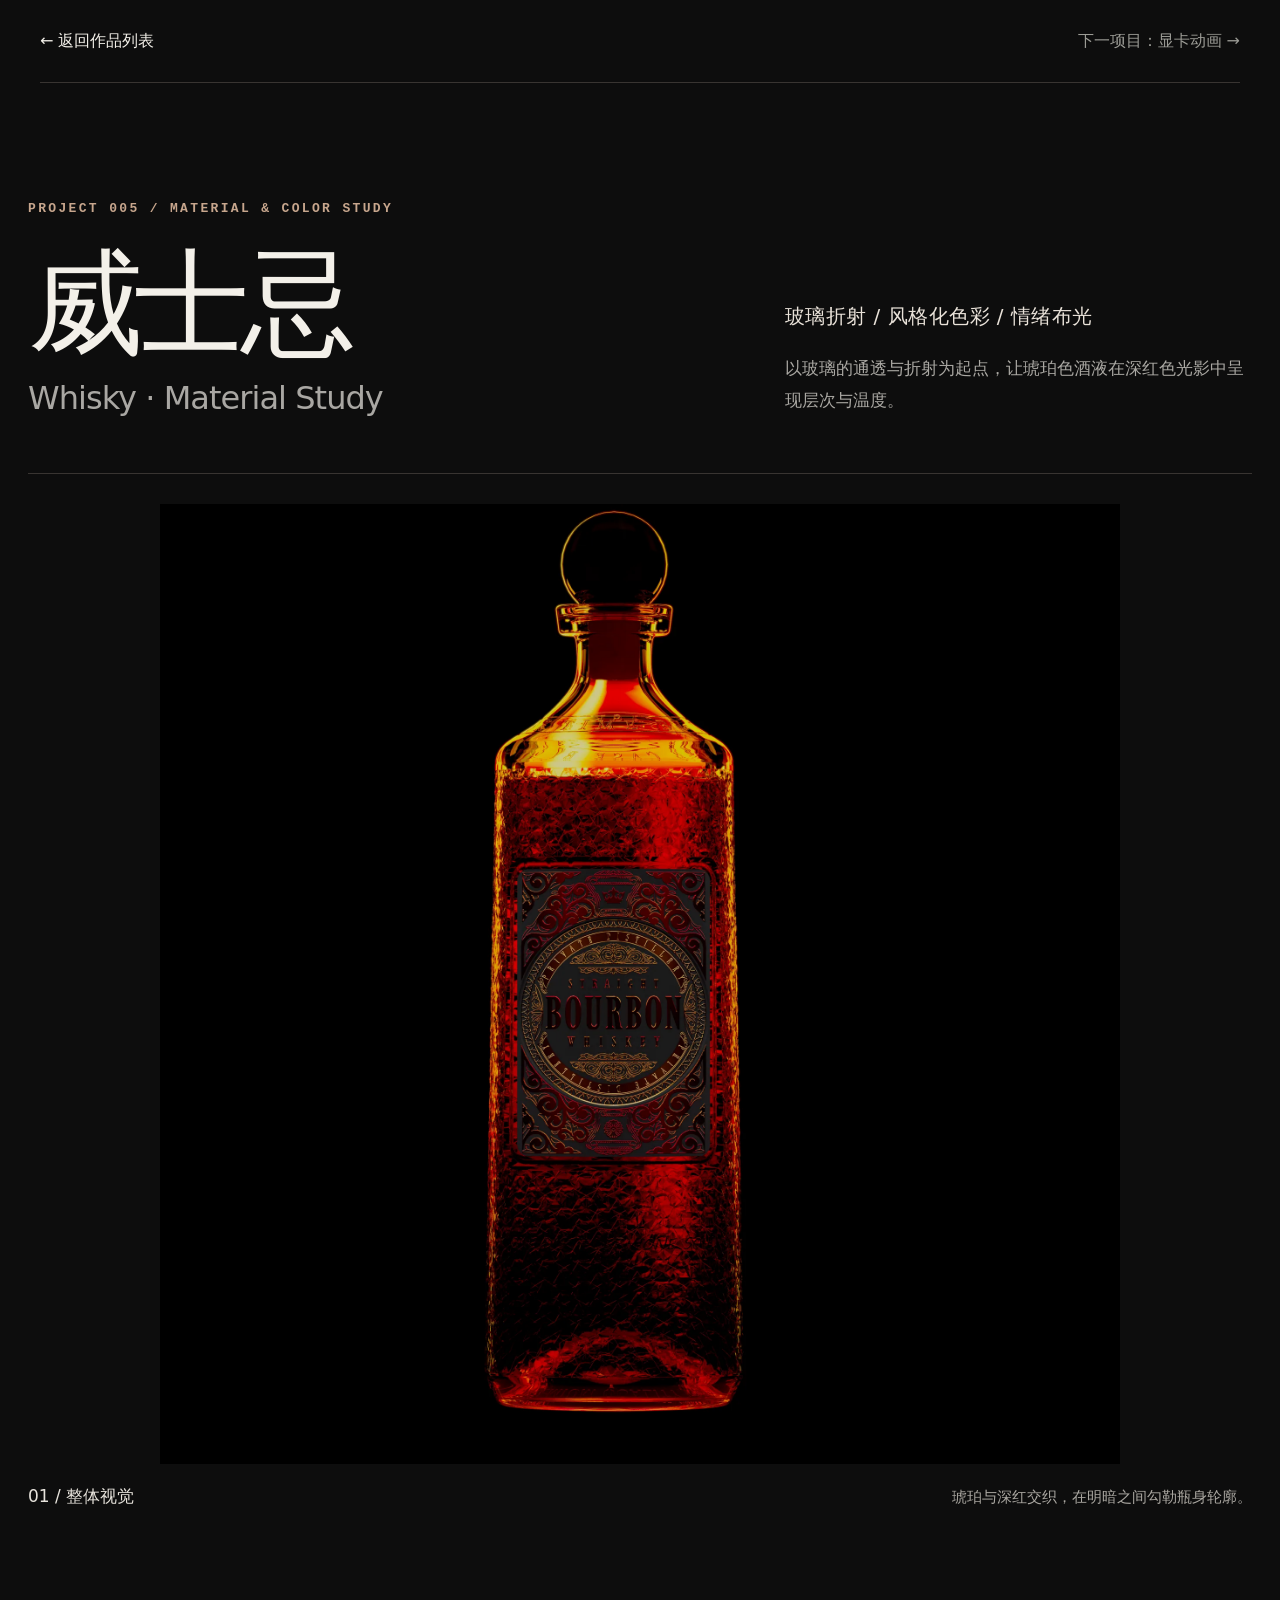
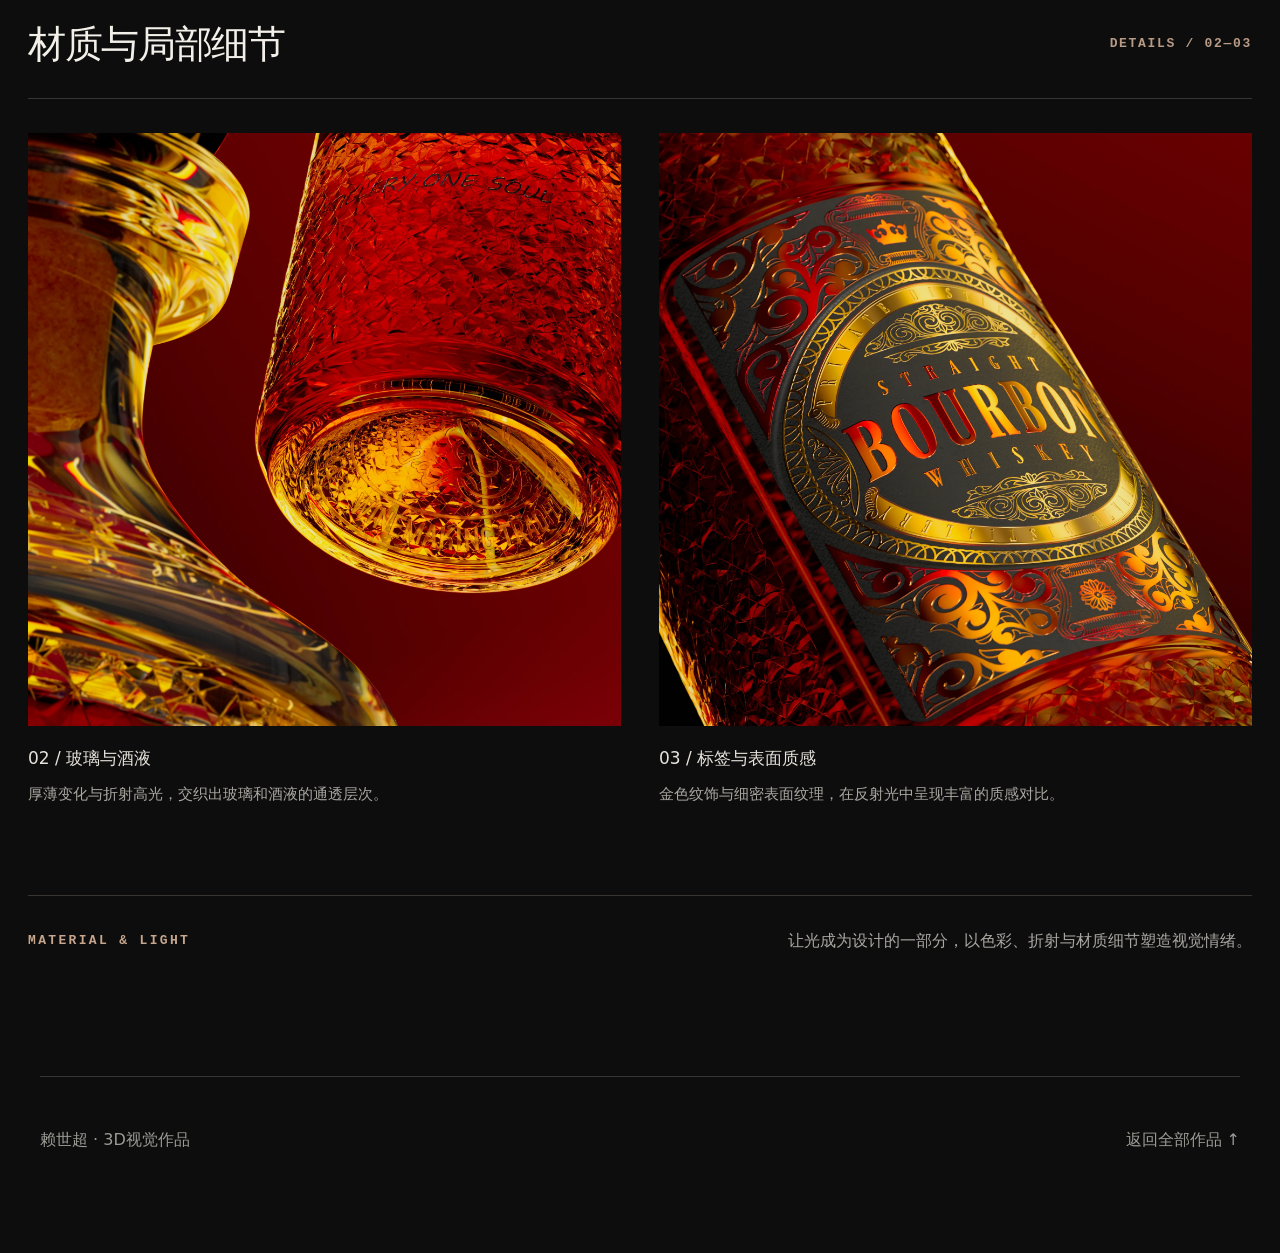
<file: projects/whisky/index.html>
<!doctype html>
<html lang="zh-CN">
<head>
<meta charset="utf-8"><meta name="viewport" content="width=device-width,initial-scale=1">
<title>威士忌 · 材质与色彩研究｜赖世超作品集</title>
<link rel="stylesheet" href="../../detail-styles.css">
<style>
/* Scoped whisky detail layout; other pages retain their original styles. */
.whisky-case{--gold:#c7a68d;--white:#f3f0e9;--quiet:#aaa8a3;--line:#383431;background:#0d0d0d;color:var(--white)}
.whisky-case .project-nav{max-width:1260px}
.whisky-case .case-main{width:min(calc(100% - 56px),1260px);margin:0 auto}
.whisky-case .case-head{padding:clamp(70px,9vw,140px) 0 48px;display:grid;grid-template-columns:minmax(0,1.2fr) minmax(260px,.8fr);gap:56px;align-items:end}
.whisky-case .eyebrow{font:600 13px/1.6 Consolas,monospace;color:var(--gold);letter-spacing:.18em}
.whisky-case .case-head h1{font-size:clamp(64px,9vw,134px);font-weight:500;letter-spacing:-.075em;line-height:1.05;margin:24px 0 8px}
.whisky-case .english{font-size:clamp(22px,2.5vw,38px);font-weight:400;color:#a9a7a3;margin:0;letter-spacing:-.03em}
.whisky-case .case-lead{padding:0 0 9px}
.whisky-case .capability{font-size:clamp(18px,1.55vw,23px);letter-spacing:.025em;line-height:1.8;color:#e9e2d9;margin:0 0 17px}
.whisky-case .case-lead p:last-child{font-size:clamp(17px,1.13vw,19px);color:var(--quiet);line-height:1.9;max-width:510px;margin:0}
.whisky-case figure{margin:0}
.whisky-case .hero-figure{border-top:1px solid var(--line);padding-top:30px}
.whisky-case .hero-figure img{width:100%;max-height:88vh;object-fit:contain;background:#0b0a0a}
.whisky-case figcaption{display:flex;justify-content:space-between;align-items:baseline;gap:24px;padding:18px 0 0;color:#aaa7a1;font-size:clamp(15px,1.05vw,17px);line-height:1.75}
.whisky-case figcaption strong{color:#e7e3dc;font-size:clamp(17px,1.2vw,19px);font-weight:500}
.whisky-case .section-divider{display:flex;align-items:center;justify-content:space-between;gap:20px;padding:100px 0 23px;border-bottom:1px solid var(--line)}
.whisky-case .section-divider h2{font-weight:400;font-size:clamp(25px,3vw,42px);letter-spacing:-.035em;margin:0}
.whisky-case .section-divider span{font:600 13px/1.5 Consolas,monospace;letter-spacing:.13em;color:#b89b86}
.whisky-case .detail-grid{display:grid;grid-template-columns:repeat(2,minmax(0,1fr));gap:clamp(18px,3vw,38px);padding-top:34px}
.whisky-case .detail-grid img{width:100%;aspect-ratio:1;object-fit:contain;background:#100f0e}
.whisky-case .detail-grid figcaption{display:block}
.whisky-case .detail-grid figcaption strong{display:block;margin-bottom:7px}
.whisky-case .detail-grid figcaption span{display:block;max-width:480px}
.whisky-case .closing-note{margin:88px 0 90px;padding:30px 0;border-top:1px solid var(--line);display:flex;gap:24px;justify-content:space-between;align-items:center}
.whisky-case .closing-note p{max-width:760px;color:#a9a7a2;font-size:clamp(16px,1.07vw,18px);line-height:1.85;margin:0}
.whisky-case .closing-note .eyebrow{white-space:nowrap}
.whisky-case .project-end{max-width:1260px}
@media(max-width:760px){
 .whisky-case .case-main{width:calc(100% - 36px)}
 .whisky-case .case-head{grid-template-columns:1fr;gap:26px;padding:72px 0 38px}
 .whisky-case .detail-grid{grid-template-columns:1fr}
 .whisky-case .section-divider{padding-top:68px}
 .whisky-case figcaption{display:block}
 .whisky-case .closing-note{display:block;margin:55px 0}
 .whisky-case .closing-note .eyebrow{display:block;margin-bottom:14px}
}

.whisky-case .hero-figure img{display:block;width:100%;max-width:960px;margin-inline:auto;height:auto;max-height:none;aspect-ratio:auto;object-fit:initial;background:transparent}
.whisky-case .detail-grid img{display:block;width:100%;height:auto;aspect-ratio:auto;object-fit:initial;background:transparent}

</style>
</head>
<body class="project-page whisky-case">
<nav class="project-nav">
<a href="../../index.html#project-005">← 返回作品列表</a>
<a href="../graphics-card/index.html">下一项目：显卡动画 →</a>
</nav>
<main class="case-main">
<header class="case-head">
 <div>
  <div class="eyebrow">PROJECT 005 / MATERIAL & COLOR STUDY</div>
  <h1>威士忌</h1>
  <p class="english">Whisky · Material Study</p>
 </div>
 <div class="case-lead">
  <p class="capability">玻璃折射 / 风格化色彩 / 情绪布光</p>
  <p>以玻璃的通透与折射为起点，让琥珀色酒液在深红色光影中呈现层次与温度。</p>
 </div>
</header>
<figure class="hero-figure">
<img src="../../assets/whisky-01.webp" alt="威士忌酒瓶整体成品，展示色彩和光影" loading="eager" decoding="async" data-full="../../assets/hq-whisky-01.png">
<figcaption><strong>01 / 整体视觉</strong><span>琥珀与深红交织，在明暗之间勾勒瓶身轮廓。</span></figcaption>
</figure>
<section aria-labelledby="details-title">
 <div class="section-divider"><h2 id="details-title">材质与局部细节</h2><span>DETAILS / 02—03</span></div>
 <div class="detail-grid">
  <figure>
   <img src="../../assets/whisky-02.webp" alt="威士忌玻璃与酒液局部细节" loading="lazy" decoding="async" data-full="../../assets/hq-whisky-02.png">
   <figcaption><strong>02 / 玻璃与酒液</strong><span>厚薄变化与折射高光，交织出玻璃和酒液的通透层次。</span></figcaption>
  </figure>
  <figure>
   <img src="../../assets/whisky-03.webp" alt="威士忌瓶身铭牌和材质表面细节" loading="lazy" decoding="async" data-full="../../assets/hq-whisky-03.png">
   <figcaption><strong>03 / 标签与表面质感</strong><span>金色纹饰与细密表面纹理，在反射光中呈现丰富的质感对比。</span></figcaption>
  </figure>
 </div>
</section>
<div class="closing-note"><span class="eyebrow">MATERIAL & LIGHT</span><p>让光成为设计的一部分，以色彩、折射与材质细节塑造视觉情绪。</p></div>
</main>
<div class="project-end"><span>赖世超 · 3D视觉作品</span><a href="../../index.html#project-005">返回全部作品 ↑</a></div>
<script src="../../assets/hq-viewer.js" defer></script>
</body>
</html>
</file>
<file: projects/apocalypse-oscilloscope/styles.css>
:root{--bg:#10110f;--paper:#dedbd0;--ink:#171916;--muted:#73756d;--line:#b5b1a5;--green:#89c7aa;--rust:#a85f47;--warm:#d4a463;--max:1440px;color-scheme:dark}
*{box-sizing:border-box}html{scroll-behavior:smooth;background:var(--bg)}body{margin:0;background:var(--paper);color:var(--ink);font-family:"Microsoft YaHei","PingFang SC",system-ui,sans-serif;line-height:1.65}img{display:block;width:100%;height:auto}figure{margin:0}h1,h2,h3,p{margin-top:0}.skip{position:fixed;left:1rem;top:-5rem;background:#fff;color:#000;padding:.7rem 1rem;z-index:100}.skip:focus{top:1rem}.topbar{position:sticky;top:0;z-index:50;min-height:58px;padding:0 clamp(18px,4vw,64px);display:flex;align-items:center;gap:2rem;background:rgba(16,17,15,.9);backdrop-filter:blur(14px);color:#e9e6da;border-bottom:1px solid #343630}.brand{font:600 .78rem/1 Consolas,monospace;letter-spacing:.14em;color:inherit;text-decoration:none}.topbar nav{display:flex;gap:1.5rem;margin-left:auto}.topbar nav a{font-size:.84rem;color:#b9bbb3;text-decoration:none}.topbar nav a:hover,.topbar nav a:focus{color:#fff}.status{font:600 .72rem/1 Consolas,monospace;color:#adb0a9}.status i{display:inline-block;width:7px;height:7px;border-radius:50%;margin-right:.45rem;background:var(--green);box-shadow:0 0 10px var(--green)}.section-pad{padding:clamp(72px,10vw,150px) clamp(20px,6vw,96px)}.file,.eyebrow{font:600 .74rem/1.4 Consolas,monospace;letter-spacing:.13em;color:var(--muted);text-transform:uppercase}.cover{min-height:calc(100svh - 58px);position:relative;background:#0d0f0e;color:#edeade;overflow:hidden}.cover>img{position:absolute;inset:0;width:100%;height:100%;object-fit:cover;object-position:center}.cover:after{content:"";position:absolute;inset:0;background:linear-gradient(90deg,rgba(8,9,8,.92) 0%,rgba(8,9,8,.45) 40%,rgba(8,9,8,.05) 72%),linear-gradient(0deg,rgba(8,9,8,.65),transparent 44%)}.cover-copy{position:relative;z-index:2;max-width:780px;padding:clamp(90px,15vh,180px) clamp(24px,7vw,110px)}.cover h1{font-size:clamp(4.4rem,11vw,10rem);line-height:.82;letter-spacing:-.08em;margin:1.4rem 0 2rem;font-weight:700}.cover .en{font:500 clamp(.8rem,1.5vw,1.15rem)/1.5 Consolas,monospace;letter-spacing:.18em}.cover-meta{display:flex;flex-wrap:wrap;gap:1.2rem;margin-top:4rem;color:#b7b9b1;font-size:.88rem}.coordinates{position:absolute;right:clamp(24px,5vw,80px);bottom:clamp(28px,5vw,70px);z-index:2;font:500 .8rem/1.7 Consolas,monospace;color:#a9ada6;text-align:right}.intro{max-width:var(--max);margin:auto;display:grid;grid-template-columns:.75fr 1.25fr;gap:clamp(30px,7vw,110px)}.intro h2,.section-heading h2,.story-copy h2,.final-log h2{font-size:clamp(2.3rem,5vw,5rem);line-height:1.08;letter-spacing:-.05em}.intro-copy>p{font-size:clamp(1.1rem,2vw,1.45rem);max-width:800px}.intro dl{margin:3rem 0 0;display:grid;grid-template-columns:repeat(3,1fr);gap:1px;background:var(--line)}.intro dl div{background:var(--paper);padding:1.2rem}.intro dt{font-size:.78rem;color:var(--muted)}.intro dd{margin:.35rem 0 0}.section-heading{max-width:950px;margin-bottom:3rem}.section-heading>p:last-child{font-size:1.05rem;color:var(--muted);max-width:720px}.view-grid{display:grid;grid-template-columns:1fr 1fr;gap:clamp(12px,2vw,28px);max-width:var(--max);margin:auto}.view-grid figure{background:#151714}.view-grid figcaption,.detail-grid figcaption,.process-grid figcaption{padding:.85rem 0;font:600 .72rem/1.4 Consolas,monospace;letter-spacing:.08em;color:var(--muted)}.scene{position:relative;background:#101210;color:#eeece2;min-height:90svh;display:flex;align-items:end;overflow:hidden}.scene>img{position:absolute;inset:0;width:100%;height:100%;object-fit:cover}.scene:after{content:"";position:absolute;inset:0;background:linear-gradient(0deg,rgba(8,9,8,.88),rgba(8,9,8,.08) 66%)}.scene .section-heading,.scene-note{position:relative;z-index:2}.scene .section-heading{align-self:start}.scene-note{margin-left:auto;max-width:440px;color:#cbc9c0}.light h2{color:#edeade}.light .file{color:#aaaDA4}.signal{min-height:64svh;display:grid;place-content:center;text-align:center;position:relative;overflow:hidden;background:#070a08;color:var(--green);padding:4rem 1.5rem}.signal h2{font:600 clamp(2.5rem,8vw,7rem)/1 Consolas,monospace;letter-spacing:.08em;margin:1rem 0}.signal>p:last-child{font:500 .8rem/1.5 Consolas,monospace;letter-spacing:.18em}.morse{letter-spacing:.35em}.scanline{position:absolute;inset:0;background:repeating-linear-gradient(0deg,transparent 0 5px,rgba(139,200,173,.035) 5px 6px);pointer-events:none}.dark-section{background:#111310;color:#ebe9df}.story-frame{display:grid;grid-template-columns:minmax(260px,.7fr) minmax(0,1.3fr);align-items:center;gap:clamp(30px,7vw,100px)}.story-frame.reverse{grid-template-columns:minmax(0,1.3fr) minmax(260px,.7fr)}.story-frame.reverse .story-copy{order:2}.story-copy>p:last-child{max-width:520px;color:var(--muted);font-size:1.05rem}.story-frame figure img{aspect-ratio:1/1;object-fit:cover}.story-frame figcaption{font:500 .72rem Consolas,monospace;color:var(--muted);padding-top:.75rem}.departure,.life{min-height:100svh;position:relative;color:#f0eee5;display:flex;align-items:end}.departure>img,.life>img{position:absolute;inset:0;width:100%;height:100%;object-fit:cover}.departure:after,.life:after{content:"";position:absolute;inset:0;background:linear-gradient(0deg,rgba(7,8,7,.88),transparent 60%)}.departure>div,.life>div{position:relative;z-index:2;padding:clamp(40px,7vw,110px);max-width:850px}.departure h2,.life h2{font-size:clamp(2.7rem,7vw,6.5rem);line-height:1.03;letter-spacing:-.05em;margin:.7rem 0}.departure p:last-child{font-size:1.1rem;color:#c5c6be}.quiet{display:grid;grid-template-columns:1.4fr .6fr;gap:clamp(30px,6vw,90px);align-items:center}.quiet h2{font-size:clamp(2.4rem,5vw,5rem);margin:.5rem 0}.life{min-height:95svh}.life>img{object-position:center}.life>div{margin-left:auto;text-align:right}.details{max-width:var(--max);margin:auto}.detail-grid{display:grid;grid-template-columns:repeat(4,1fr);gap:clamp(10px,1.5vw,22px)}.detail-grid figure{min-width:0}.detail-grid figure.wide{grid-column:span 2;grid-row:span 2}.detail-grid img{aspect-ratio:1/1;object-fit:cover}.process h3{font-size:1rem;font-weight:500;margin:3.5rem 0 1rem;color:#d8d6cc}.process-grid{display:grid;grid-template-columns:repeat(3,1fr);gap:clamp(10px,2vw,26px)}.process-grid.texture-grid{grid-template-columns:1.4fr 1fr 1fr 1fr}.process-grid img{aspect-ratio:1/1;object-fit:cover;background:#080a08}.research{max-width:var(--max);margin:auto}.research-grid{display:grid;grid-template-columns:repeat(3,1fr);gap:clamp(12px,2vw,26px)}.research-grid img{aspect-ratio:3/2;object-fit:cover;filter:saturate(.72) contrast(1.06)}.research-grid figcaption{display:flex;flex-direction:column;padding-top:1rem}.research-grid span{color:var(--muted);font-size:.9rem}.source-warning{margin-top:2rem;padding:1rem 1.2rem;border-left:3px solid var(--rust);background:rgba(168,95,71,.08);color:#6f4a3d}.final-log{background:#171915;color:#eeece2}.final-log header{max-width:900px}.log-grid{display:grid;grid-template-columns:repeat(3,1fr);gap:1px;background:#42443e;margin-top:4rem}.log-grid article{background:#171915;padding:clamp(22px,3vw,42px)}.log-grid span{font:600 .8rem Consolas,monospace;color:var(--warm)}.log-grid h3{font-size:1.3rem;margin:1.5rem 0 .8rem}.log-grid p{color:#b9bbb3}.final-log footer{display:flex;justify-content:space-between;gap:1.5rem;border-top:1px solid #42443e;margin-top:5rem;padding-top:1.5rem;color:#969990;font:500 .76rem/1.5 Consolas,monospace}
@media(max-width:900px){.topbar nav{display:none}.status{margin-left:auto}.intro,.story-frame,.story-frame.reverse,.quiet{grid-template-columns:1fr}.story-frame.reverse .story-copy{order:0}.intro dl{grid-template-columns:1fr}.process-grid.texture-grid{grid-template-columns:repeat(2,1fr)}.detail-grid{grid-template-columns:repeat(2,1fr)}.research-grid,.log-grid{grid-template-columns:1fr}.cover>img{object-position:62% center}.cover:after{background:linear-gradient(90deg,rgba(8,9,8,.88),rgba(8,9,8,.2)),linear-gradient(0deg,rgba(8,9,8,.72),transparent 45%)}}
@media(max-width:620px){.section-pad{padding:64px 18px}.cover h1{font-size:4.8rem}.cover-meta{margin-top:2rem}.view-grid,.process-grid,.process-grid.texture-grid{grid-template-columns:1fr}.detail-grid{grid-template-columns:1fr}.detail-grid figure.wide{grid-column:auto;grid-row:auto}.departure,.life{min-height:78svh}.final-log footer{flex-direction:column}.topbar{padding:0 16px}.scene{min-height:75svh}}
@media(prefers-reduced-motion:reduce){html{scroll-behavior:auto}}
.case-study{display:grid;grid-template-columns:minmax(240px,.65fr) minmax(0,1.35fr);gap:clamp(28px,6vw,88px);align-items:center;padding:clamp(48px,7vw,100px) 0;border-top:1px solid #393c36}.case-study.reverse-case{grid-template-columns:minmax(0,1.35fr) minmax(240px,.65fr)}.reverse-case .case-copy{order:2}.case-copy h3{font-size:clamp(2rem,4vw,3.8rem);line-height:1.08;letter-spacing:-.04em;margin:.7rem 0 1.2rem}.case-copy>p:not(.file),.case-copy li{color:#b7bab1}.case-copy ul{padding-left:1.1rem;margin:1.5rem 0 0}.case-media{display:grid;grid-template-columns:1fr 1fr;gap:10px}.case-media figure{min-width:0}.case-media figure.result{grid-column:span 2}.case-media img{aspect-ratio:1/1;object-fit:cover;background:#f1f0eb}.case-media .result img{aspect-ratio:16/10}.case-media figcaption{padding-top:.65rem;font:600 .7rem/1.4 Consolas,monospace;color:#858980;letter-spacing:.08em}.credit-note{display:grid;grid-template-columns:180px 1fr;gap:1.5rem;border-top:1px solid #555850;padding-top:1.5rem;color:#b7bab1}.credit-note strong{color:#edeade}.credit-note p{margin:0}.shot-list{list-style:none;padding:0;margin:3rem 0 0;counter-reset:shot}.shot-list li{counter-increment:shot;display:grid;grid-template-columns:64px minmax(180px,.35fr) minmax(0,1fr);gap:1.5rem;padding:1.5rem 0;border-top:1px solid var(--line);align-items:start}.shot-list li:before{content:"0" counter(shot);font:600 .8rem Consolas,monospace;color:var(--rust)}.shot-list b{font-weight:600}.shot-list span{color:var(--muted)}
.reference-board{display:grid;grid-template-columns:repeat(2,minmax(0,1fr));gap:clamp(14px,2vw,28px);align-items:start}.reference-board figure{min-width:0}.reference-board img{width:100%;aspect-ratio:4/3;object-fit:cover;background:#1c1e1b}.reference-board .reference-wide img{aspect-ratio:16/10}.reference-board figcaption{display:flex;justify-content:space-between;gap:1rem;padding:.8rem 0 1.4rem;border-top:1px solid var(--line);font-size:.82rem}.reference-board figcaption b{font:600 .72rem Consolas,monospace;letter-spacing:.08em}.reference-board figcaption span{color:var(--muted);text-align:right}.process-block{padding:clamp(52px,8vw,110px) 0;border-top:1px solid #393c36}.process-copy{display:grid;grid-template-columns:minmax(220px,.52fr) minmax(0,1.48fr);column-gap:clamp(30px,6vw,90px);align-items:start;margin-bottom:2.5rem}.process-copy .file{grid-row:1/3}.process-copy h3{font-size:clamp(2rem,4vw,3.8rem);line-height:1.08;letter-spacing:-.04em;margin:0 0 1rem}.process-copy>p:last-child{color:#b7bab1;max-width:760px}.sp-stages{display:grid;grid-template-columns:repeat(2,minmax(0,1fr));gap:clamp(12px,2vw,24px)}.sp-stages img{aspect-ratio:2.65/1;object-fit:cover;object-position:left center;background:#20221f}.sp-stages figcaption,.lighting-stages figcaption{padding-top:.65rem;font:600 .7rem/1.4 Consolas,monospace;color:#858980;letter-spacing:.08em}.sp-stages figcaption b,.lighting-stages figcaption b{color:var(--warm);margin-right:.55rem}.lighting-stages{display:grid;grid-template-columns:repeat(5,minmax(0,1fr));gap:clamp(8px,1.3vw,18px)}.lighting-stages img{aspect-ratio:1/1;object-fit:cover;background:#080a08}.screen-case{padding-bottom:clamp(52px,8vw,110px)}
@media(max-width:900px){.case-study,.case-study.reverse-case{grid-template-columns:1fr}.reverse-case .case-copy{order:0}.credit-note{grid-template-columns:1fr}.shot-list li{grid-template-columns:44px 1fr}.shot-list span{grid-column:2}}
@media(max-width:900px){.process-copy{grid-template-columns:1fr}.process-copy .file{grid-row:auto}.lighting-stages{grid-template-columns:repeat(3,minmax(0,1fr))}}
@media(max-width:620px){.case-media{grid-template-columns:1fr}.case-media figure.result{grid-column:auto}.case-media .result img{aspect-ratio:1/1}.reference-board,.sp-stages{grid-template-columns:1fr}.reference-board figcaption{display:block}.reference-board figcaption span{display:block;text-align:left;margin-top:.35rem}.lighting-stages{grid-template-columns:repeat(2,minmax(0,1fr))}}
.life:after{content:none}.life h2,.life .file{text-shadow:0 2px 12px rgba(0,0,0,.72),0 1px 2px rgba(0,0,0,.9)}.life .file{color:#f0eee5}
.intro h2,.section-heading h2,.story-copy h2,.departure h2,.quiet h2,.life h2,.process-copy h3,.case-copy h3,.final-log h2{font-family:"DengXian","Microsoft YaHei UI","PingFang SC",sans-serif;font-weight:700;letter-spacing:-.055em;text-wrap:balance}.section-heading h2,.process-copy h3,.case-copy h3{position:relative}.section-heading h2:after,.process-copy h3:after,.case-copy h3:after{content:"";display:block;width:42px;height:2px;margin-top:.65rem;background:var(--rust)}.dark-section .section-heading h2:after,.dark-section .process-copy h3:after,.dark-section .case-copy h3:after{background:var(--green)}.view-grid{align-items:stretch}.view-grid figure{overflow:hidden;border:1px solid #282a26}.view-grid figure:nth-child(2) img{filter:brightness(.62) contrast(1.06) saturate(.96)}.view-grid img{height:calc(100% - 42px);object-fit:cover}.view-grid figcaption{height:42px;padding:.7rem .8rem;background:#151714}
.dark-section .section-heading>p:last-child{color:#b7bab1}.view-grid figure:nth-child(2) img{filter:brightness(.66) contrast(1.04) saturate(.96)}

/* Final editorial pass: preserve the original render and use a cleaner Chinese display face. */
.view-grid figure:nth-child(2) img{filter:none}
.intro h2,.section-heading h2,.story-copy h2,.departure h2,.quiet h2,.life h2,.process-copy h3,.case-copy h3,.final-log h2{font-family:"Microsoft YaHei","PingFang SC","Noto Sans CJK SC",sans-serif;font-weight:800;letter-spacing:-.04em}
.journey-intro{max-width:900px;margin:1.5rem 0 3rem;color:#b9bbb3;font-size:clamp(1rem,1.3vw,1.18rem);line-height:1.9}
.journey-grid{display:grid;grid-template-columns:repeat(2,minmax(0,1fr));border-top:1px solid #b9b7ac;border-left:1px solid #b9b7ac}
.journey-grid article{min-height:250px;padding:2rem;border-right:1px solid #b9b7ac;border-bottom:1px solid #b9b7ac}
.journey-grid span{color:var(--rust);font-family:var(--mono);font-size:.76rem;letter-spacing:.12em}
.journey-grid h3{max-width:16em;margin:1.2rem 0 .8rem;font-size:clamp(1.35rem,2vw,2rem);line-height:1.25}
.journey-grid p{max-width:34em;color:#b9bbb3;line-height:1.8}
.final-log blockquote{margin:3rem 0 1rem;padding:1.25rem 0 1.25rem 1.5rem;border-left:3px solid var(--rust);font-size:clamp(1.35rem,2.4vw,2.25rem);font-weight:700;line-height:1.5}
@media(max-width:760px){.journey-grid{grid-template-columns:1fr}.journey-grid article{min-height:auto}.journey-intro{margin-bottom:2rem}}

/* Consistent editorial rhythm and uncropped portfolio imagery. */
:root{--content:1180px;--wide:1500px}
.section-pad{padding-block:clamp(72px,7vw,112px)}
.intro,.details,.research{max-width:var(--content)}
.prop-views>.section-heading,.view-grid,.process>.section-heading,.process-block,.final-log>header,.final-log>.journey-intro,.final-log>.journey-grid,.final-log>blockquote,.final-log>footer{width:min(100%,var(--content));margin-left:auto;margin-right:auto}
.view-grid img{height:auto;aspect-ratio:auto;object-fit:contain}
.detail-grid img,.reference-board img,.reference-board .reference-wide img,.sp-stages img,.lighting-stages img{object-fit:contain}
.cover>img{object-fit:contain;object-position:72% center;background:#0d0f0e}
.cover:after{background:linear-gradient(90deg,rgba(8,9,8,.96) 0%,rgba(8,9,8,.72) 32%,rgba(8,9,8,.08) 68%,rgba(8,9,8,.18) 100%);pointer-events:none}
.scene{min-height:0;display:grid;grid-template-columns:minmax(0,1fr) minmax(280px,.42fr);gap:clamp(28px,5vw,72px);align-items:center;background:#101210}
.scene>img{position:static;width:100%;height:auto;aspect-ratio:1;object-fit:contain;grid-column:1;grid-row:1/3}
.scene:after{content:none}
.scene .section-heading,.scene-note{position:static;margin:0;align-self:auto}
.scene .section-heading{grid-column:2;grid-row:1;align-self:end}
.scene-note{grid-column:2;grid-row:2;align-self:start}
.departure,.life{min-height:0;display:grid;grid-template-columns:minmax(0,1fr) minmax(300px,.5fr);gap:clamp(30px,5vw,78px);align-items:center;padding:clamp(48px,5vw,78px) max(20px,calc((100vw - var(--wide))/2));background:#101210}
.departure>img,.life>img{position:static;width:100%;height:auto;aspect-ratio:1;object-fit:contain;grid-column:1;grid-row:1}
.departure:after,.life:after{content:none}
.departure>div,.life>div{position:static;z-index:auto;padding:0;max-width:520px;grid-column:2;grid-row:1}
.life>div{margin:0;text-align:left}
.process-block:last-of-type{padding-bottom:48px}
.final-log{padding-top:clamp(72px,7vw,110px)}
.details{scroll-margin-top:58px;padding-top:clamp(64px,6vw,92px)}
#story,#process,#log{scroll-margin-top:58px}
.journey-grid article{min-height:270px}
.zoomable{cursor:zoom-in;transition:opacity .18s ease}
.zoomable:hover{opacity:.94}
.zoomable:focus-visible{outline:3px solid var(--green);outline-offset:4px}
.lightbox{width:100vw;max-width:none;height:100vh;max-height:none;margin:0;padding:38px;background:rgba(5,6,5,.94);border:0;color:#eee;overflow:hidden}
.lightbox::backdrop{background:rgba(5,6,5,.94)}
.lightbox img{display:block;width:100%;height:calc(100vh - 92px);object-fit:contain;cursor:default}
.lightbox p{position:absolute;left:32px;bottom:16px;margin:0;color:#c8cbc3;font-size:.82rem}
.lightbox-close{position:absolute;z-index:2;right:22px;top:16px;width:46px;height:46px;border:1px solid #777;border-radius:50%;background:#121411;color:#fff;font-size:2rem;line-height:1;cursor:pointer}
@media(max-width:900px){.scene,.departure,.life{grid-template-columns:1fr}.scene>img,.scene .section-heading,.scene-note,.departure>img,.departure>div,.life>img,.life>div{grid-column:1;grid-row:auto}.departure,.life{padding:64px 20px}.cover>img{object-position:center}.cover:after{background:linear-gradient(90deg,rgba(8,9,8,.88),rgba(8,9,8,.28)),linear-gradient(0deg,rgba(8,9,8,.7),transparent 45%)}}
@media(max-width:620px){.lightbox{padding:48px 10px 30px}.lightbox img{height:calc(100vh - 82px)}.journey-grid article{min-height:auto}}

/* Cover refinement: one continuous image field with a softer text-to-image transition. */
.cover>img{object-fit:cover;object-position:64% center;background:#0d0f0e}
.cover:after{background:linear-gradient(90deg,rgba(7,8,7,.97) 0%,rgba(7,8,7,.88) 23%,rgba(7,8,7,.58) 39%,rgba(7,8,7,.18) 56%,rgba(7,8,7,.04) 76%),linear-gradient(0deg,rgba(7,8,7,.5),transparent 42%)}
.cover-copy{max-width:min(620px,46vw);padding-left:clamp(32px,6vw,96px)}
.cover h1{font-size:clamp(4.2rem,9.2vw,8.6rem);line-height:.94;letter-spacing:-.065em;margin:1.25rem 0 1.6rem}
.cover .en{font-size:clamp(.72rem,1.15vw,1rem);letter-spacing:.16em}
.cover-meta{margin-top:3.2rem}
.final-log footer>div p{margin:0 0 .35rem}
.contact{display:flex;flex-wrap:wrap;justify-content:flex-end;gap:.4rem 1.25rem;font-style:normal;text-align:right}
.contact strong{width:100%;color:#eeece2;font-family:"Microsoft YaHei","PingFang SC",sans-serif;font-size:1rem}
.contact a{color:#b9bbb3;text-decoration:none}
.contact a:hover,.contact a:focus{color:#fff;text-decoration:underline}
@media(max-width:900px){.cover-copy{max-width:72vw}.cover>img{object-position:66% center}.cover h1{font-size:clamp(4.2rem,13vw,7.6rem)}.final-log footer{align-items:flex-start}.contact{justify-content:flex-start;text-align:left}}
@media(max-width:620px){.cover-copy{max-width:94vw;padding-left:24px}.cover>img{object-position:70% center}.cover h1{font-size:4.4rem;line-height:.96}.cover-meta{margin-top:2.2rem}.contact{display:grid;gap:.35rem}}

@font-face{font-family:"Rajdhani Portfolio";src:url("assets/fonts/Rajdhani-Regular.ttf") format("truetype");font-style:normal;font-weight:400;font-display:swap}
@font-face{font-family:"Rajdhani Portfolio";src:url("assets/fonts/Rajdhani-SemiBold.ttf") format("truetype");font-style:normal;font-weight:600;font-display:swap}
.brand,.file,.eyebrow,.cover .en,.coordinates,.status,.view-grid figcaption,.detail-grid figcaption,.reference-board figcaption b,.sp-stages figcaption,.lighting-stages figcaption,.journey-grid span,.final-log footer{font-family:"Rajdhani Portfolio","Microsoft YaHei UI",sans-serif}
.intro h2,.section-heading h2,.story-copy h2,.departure h2,.quiet h2,.life h2,.process-copy h3,.case-copy h3,.final-log h2,.journey-grid h3{font-family:"Microsoft YaHei","PingFang SC","Noto Sans CJK SC",sans-serif;font-weight:800;letter-spacing:-.04em}
.end-record{background:#0d0f0d;color:#eeece2}
.end-record>.file,.end-record>.end-line,.end-record>footer{width:min(100%,var(--content));margin-left:auto;margin-right:auto}
.end-record .end-line{max-width:16em;font-family:"Microsoft YaHei","PingFang SC","Noto Sans CJK SC",sans-serif;font-size:clamp(2.2rem,5vw,5rem);font-weight:800;line-height:1.12;letter-spacing:-.04em}
.end-record footer{margin-top:clamp(60px,8vw,110px);padding-top:1.5rem;border-top:1px solid #343630;color:#969990;font:500 .76rem/1.5 "Rajdhani Portfolio","Microsoft YaHei UI",sans-serif}
.end-record footer p{margin:0 0 .35rem}
.cover-contact{display:grid;grid-template-columns:auto auto;justify-content:start;gap:.2rem 1.15rem;margin-top:clamp(3rem,7vh,5.5rem);font-style:normal;font-family:"Rajdhani Portfolio","Microsoft YaHei UI",sans-serif}
.cover-contact strong{grid-column:1/-1;color:#edeade;font-family:"Microsoft YaHei","PingFang SC",sans-serif;font-size:1.18rem;font-weight:700;letter-spacing:.02em}
.cover-contact a{color:#c6c8c0;text-decoration:none;font-size:.92rem;letter-spacing:.045em}
.cover-contact a:hover,.cover-contact a:focus{color:#fff;text-decoration:underline}
@media(max-width:620px){.cover-contact{margin-top:2.4rem;grid-template-columns:1fr;gap:.15rem}.cover-contact strong{grid-column:auto;font-size:1.15rem}.cover-contact a{font-size:.82rem}}

/* V45: restore original full-bleed chapter-ending frames; keep all other sections untouched. */
.departure,.life{min-height:100svh;position:relative;display:flex;align-items:flex-end;padding:0;background:#101210;color:#f0eee5;overflow:hidden}
.departure>img,.life>img{position:absolute;inset:0;width:100%;height:100%;aspect-ratio:auto;object-fit:cover;grid-column:auto;grid-row:auto}
.departure:after,.life:after{content:"";position:absolute;inset:0;background:linear-gradient(0deg,rgba(7,8,7,.85),transparent 62%);pointer-events:none}
.departure>div,.life>div{position:relative;z-index:2;padding:clamp(40px,7vw,110px);max-width:850px;grid-column:auto;grid-row:auto}
.life>div{margin-left:auto;text-align:right}
@media(max-width:900px){.departure,.life{min-height:80svh;display:flex;align-items:flex-end;padding:0}.departure>img,.life>img{position:absolute;inset:0;width:100%;height:100%;object-fit:cover}.departure>div,.life>div{padding:clamp(24px,6vw,70px)}}
</file>
<file: detail-styles.css>
:root{--bg:#0b0b0b;--panel:#141414;--ink:#f2efe7;--muted:#9b9b95;--line:#30302d;--accent:#d96b43;--max:1500px}*{box-sizing:border-box}html{scroll-behavior:smooth;background:var(--bg)}body{margin:0;background:var(--bg);color:var(--ink);font-family:"Microsoft YaHei","PingFang SC",system-ui,sans-serif;line-height:1.65}a{color:inherit;text-decoration:none}img,video{display:block;width:100%}.site-header{position:sticky;top:0;z-index:50;display:flex;align-items:center;min-height:64px;padding:0 clamp(20px,5vw,80px);background:rgba(11,11,11,.9);backdrop-filter:blur(16px);border-bottom:1px solid var(--line)}.name{font-size:1.05rem;font-weight:800;letter-spacing:.08em}.site-header nav{display:flex;gap:clamp(18px,3vw,42px);margin-left:auto}.site-header nav a{color:#bbb;font-size:.9rem}.site-header nav a:hover{color:#fff}.intro{width:min(calc(100% - 40px),var(--max));min-height:72vh;margin:auto;padding:clamp(80px,11vw,170px) 0 90px;display:grid;grid-template-columns:1.2fr .8fr;align-items:end;gap:4rem;border-bottom:1px solid var(--line)}.kicker,.section-title span,.card-info span,.project-kicker{font:600 .78rem/1.3 Consolas,monospace;letter-spacing:.12em;color:var(--accent)}.intro .kicker{grid-column:1/-1;align-self:start}.intro h1{margin:0;font-size:clamp(4rem,10vw,9rem);line-height:.92;letter-spacing:-.07em}.intro-note{max-width:520px;padding-bottom:1rem}.intro-note p{font-size:clamp(1rem,1.5vw,1.25rem);color:#c5c4bd}.intro-note span{font-size:.85rem;color:var(--muted)}.work{width:min(calc(100% - 40px),var(--max));margin:auto;padding:80px 0 140px}.section-title{display:flex;align-items:end;justify-content:space-between;margin-bottom:32px}.section-title h2{margin:0;font-size:clamp(2rem,4vw,4rem);letter-spacing:-.05em}.project-grid{display:grid;grid-template-columns:repeat(2,minmax(0,1fr));gap:clamp(28px,4vw,64px) clamp(18px,2.5vw,36px)}.project-card{position:relative;overflow:hidden;min-width:0}.project-card.feature{grid-column:1/-1}.project-card img,.project-card video{aspect-ratio:16/10;object-fit:cover;background:#151515;transition:transform .6s cubic-bezier(.2,.7,.2,1),filter .4s}.project-card.feature img{aspect-ratio:2/1}.project-card:hover img,.project-card:hover video{transform:scale(1.018);filter:brightness(.82)}.card-info{display:flex;justify-content:space-between;align-items:end;gap:1.5rem;padding:20px 2px 0}.card-info h3{margin:.3rem 0 0;font-size:clamp(1.45rem,2.5vw,2.3rem);letter-spacing:-.04em}.card-info b{font-size:.82rem;color:#bcbcb6;white-space:nowrap}.video-card{position:relative}.video-card .card-info{position:relative}.play{position:absolute;left:50%;top:42%;translate:-50% -50%;display:grid;place-items:center;width:64px;height:64px;border-radius:50%;background:rgba(245,242,234,.9);color:#111;font-size:1.1rem;padding-left:4px}.video-card:hover .play{background:#fff}footer{padding:90px clamp(20px,5vw,80px);background:#f0ede4;color:#111;display:flex;align-items:flex-end;justify-content:space-between;gap:3rem}footer>p{margin:0;max-width:12em;font-size:clamp(2rem,5vw,5.5rem);font-weight:800;line-height:1.05;letter-spacing:-.055em}footer>div{display:grid;gap:.25rem;text-align:right}footer a{font-family:Consolas,monospace;font-size:.86rem}.project-page{background:#0d0d0d}.project-nav{width:min(calc(100% - 40px),1200px);margin:auto;padding:28px 0;display:flex;justify-content:space-between;border-bottom:1px solid var(--line)}.project-nav a:last-child{color:var(--muted)}.project-hero,.project-body{width:min(calc(100% - 40px),1200px);margin:auto}.project-hero{padding:90px 0 50px}.project-hero h1{margin:.7rem 0 1rem;font-size:clamp(3.6rem,9vw,8rem);line-height:.95;letter-spacing:-.065em}.project-hero>p:last-child{max-width:720px;color:#b9b9b3;font-size:1.05rem}.gallery{display:grid;grid-template-columns:repeat(2,minmax(0,1fr));gap:18px;padding-bottom:110px}.gallery img{height:100%;object-fit:cover;background:#181818}.gallery .wide{grid-column:1/-1}.gallery .wide img{max-height:none}.video-stage{padding-bottom:110px}.video-stage video{width:100%;max-height:82vh;background:#000}.project-end{width:min(calc(100% - 40px),1200px);margin:auto;padding:50px 0 100px;border-top:1px solid var(--line);display:flex;justify-content:space-between;color:var(--muted)}@media(max-width:800px){.intro{grid-template-columns:1fr;min-height:auto;gap:2rem}.project-grid{grid-template-columns:1fr}.project-card.feature{grid-column:auto}.project-card.feature img,.project-card img,.project-card video{aspect-ratio:4/3}.card-info{align-items:start}.card-info b{display:none}.gallery{grid-template-columns:1fr}.gallery .wide{grid-column:auto}footer{align-items:start;flex-direction:column}footer>div{text-align:left}.site-header nav{gap:16px}.intro h1{font-size:clamp(3.6rem,18vw,6rem)}}
</file>
